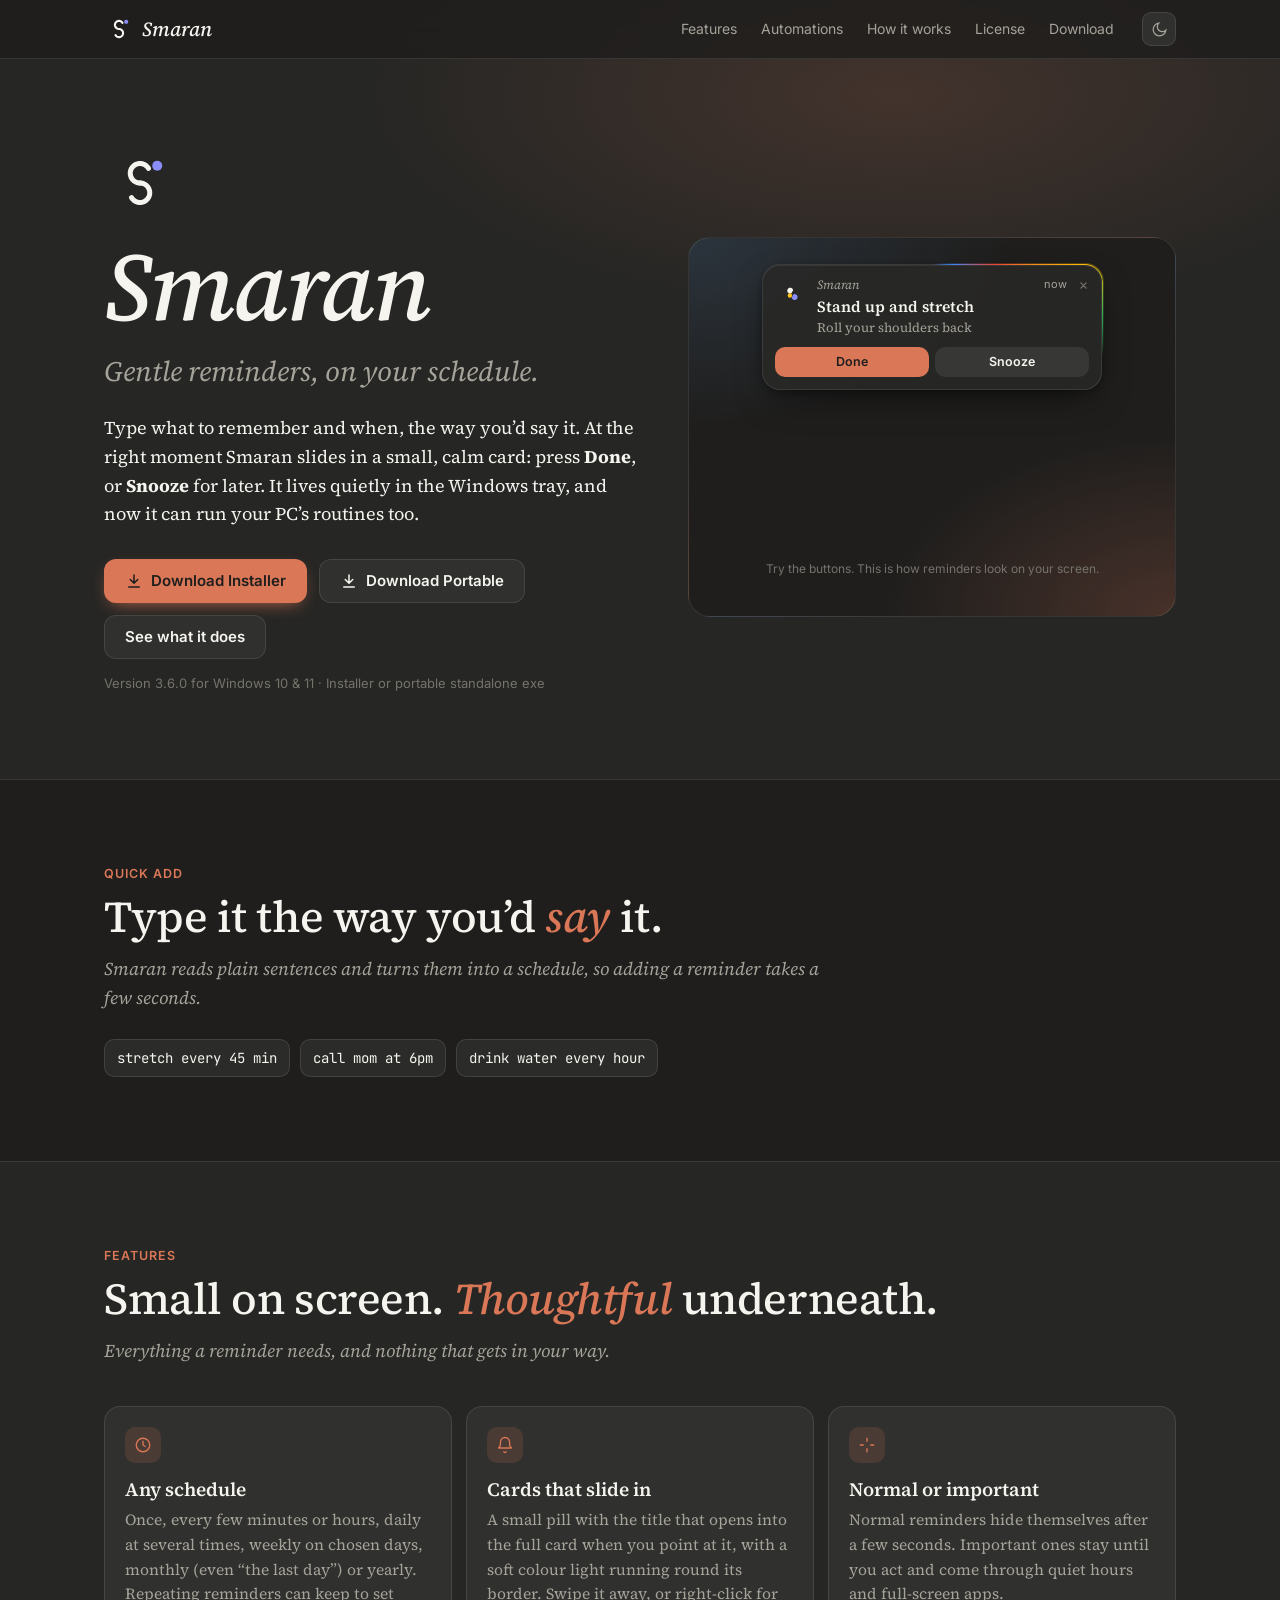
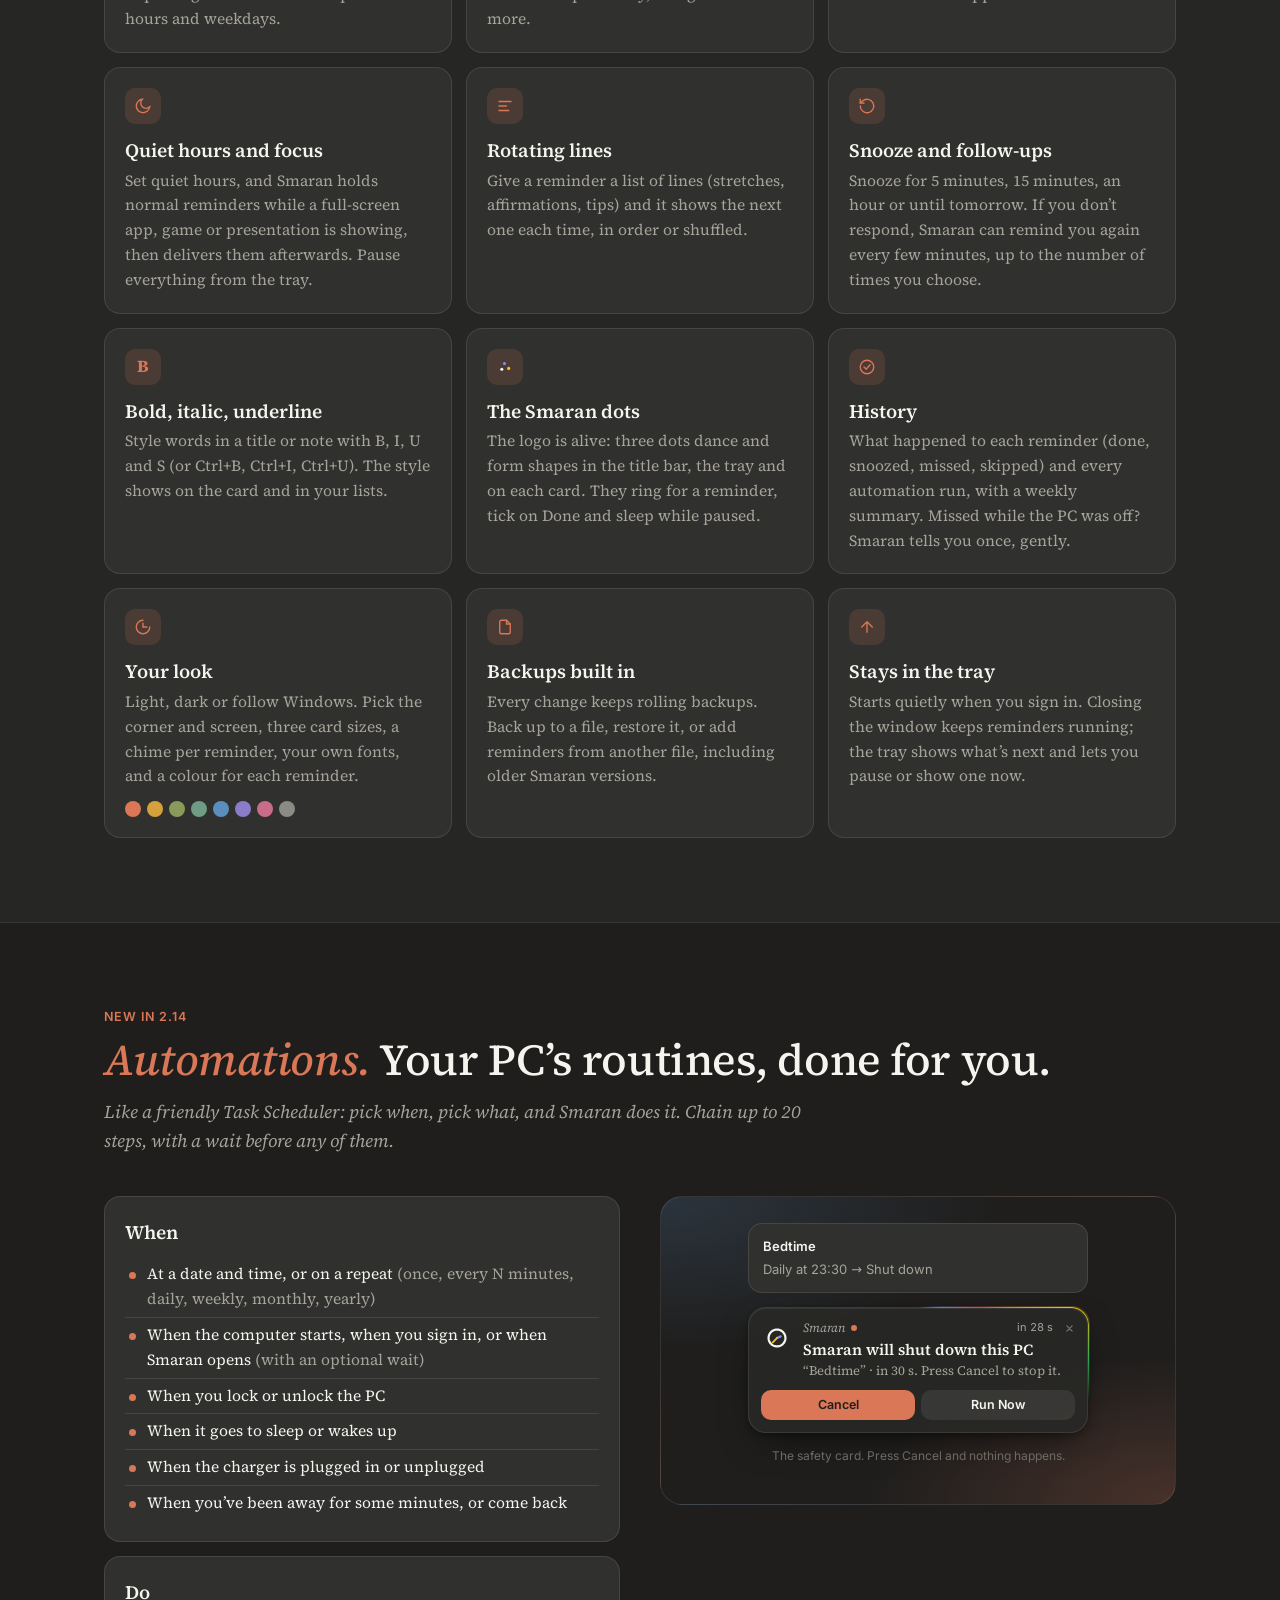
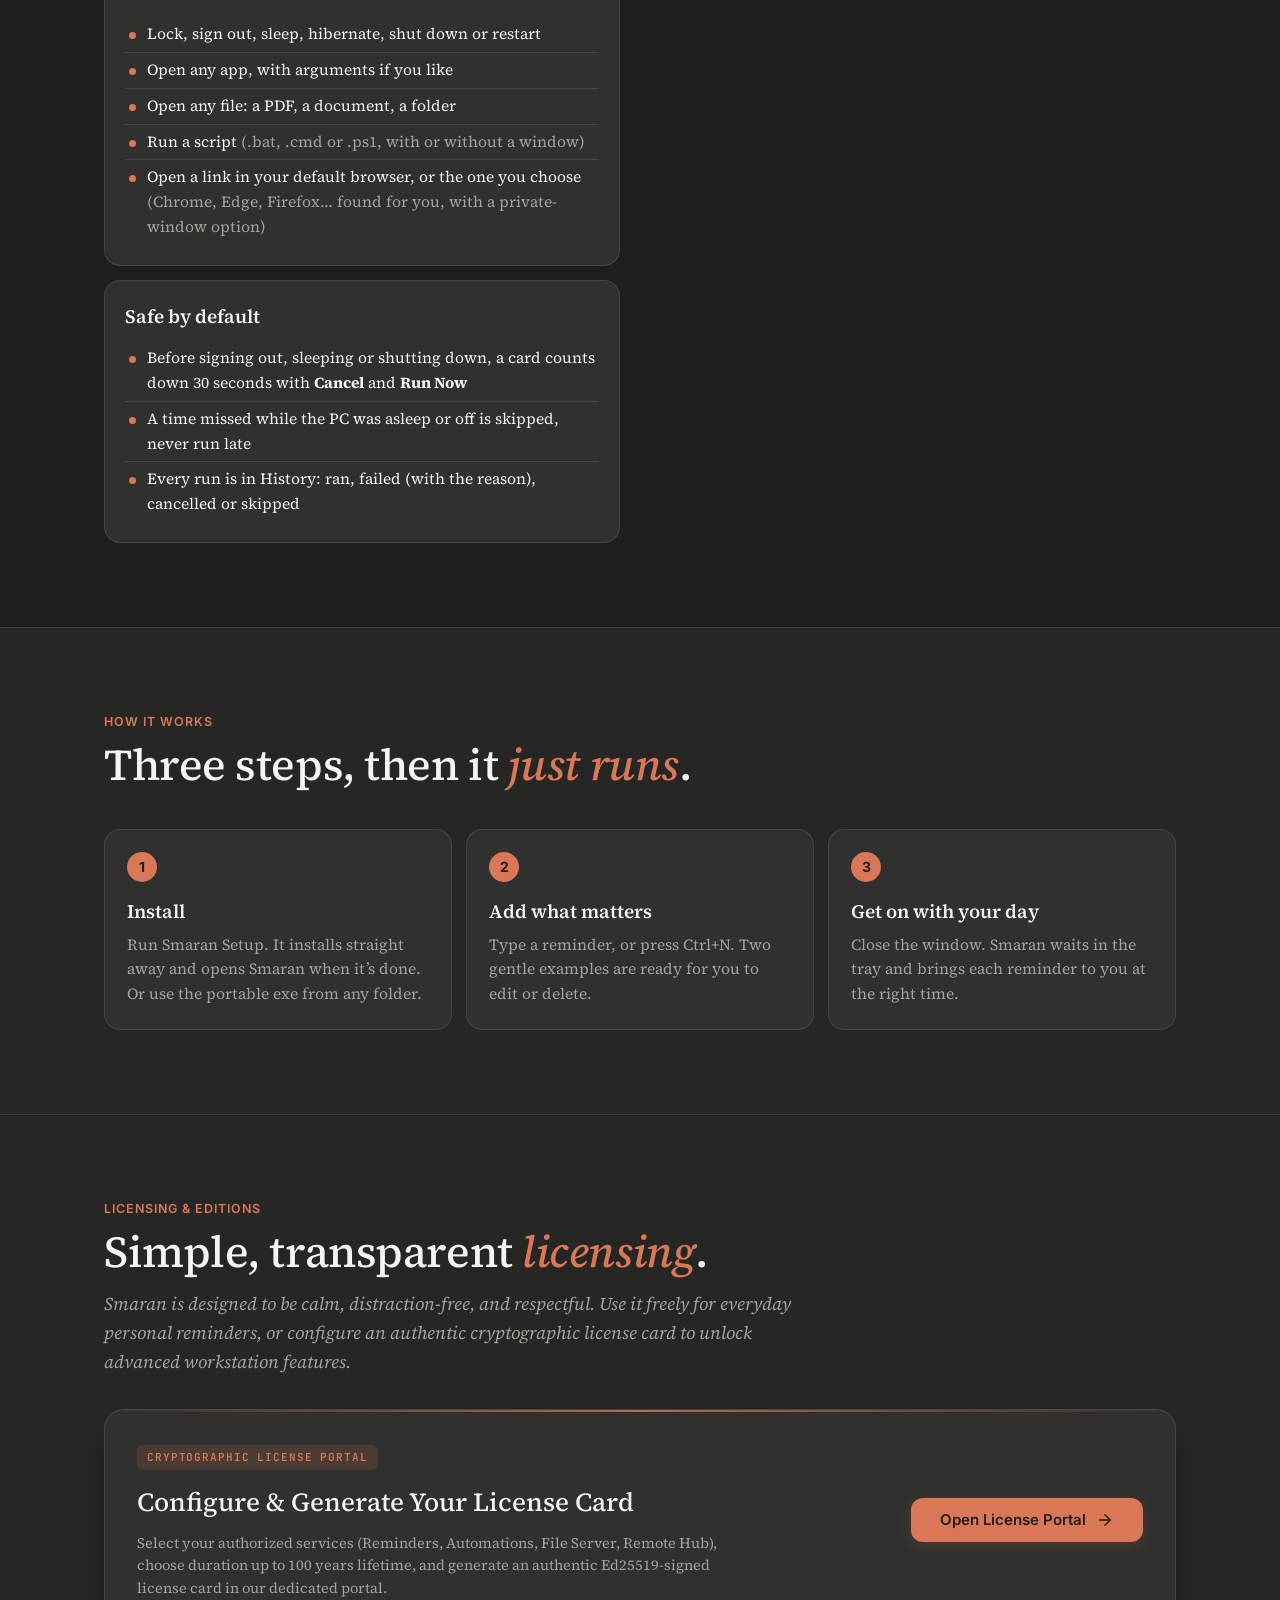
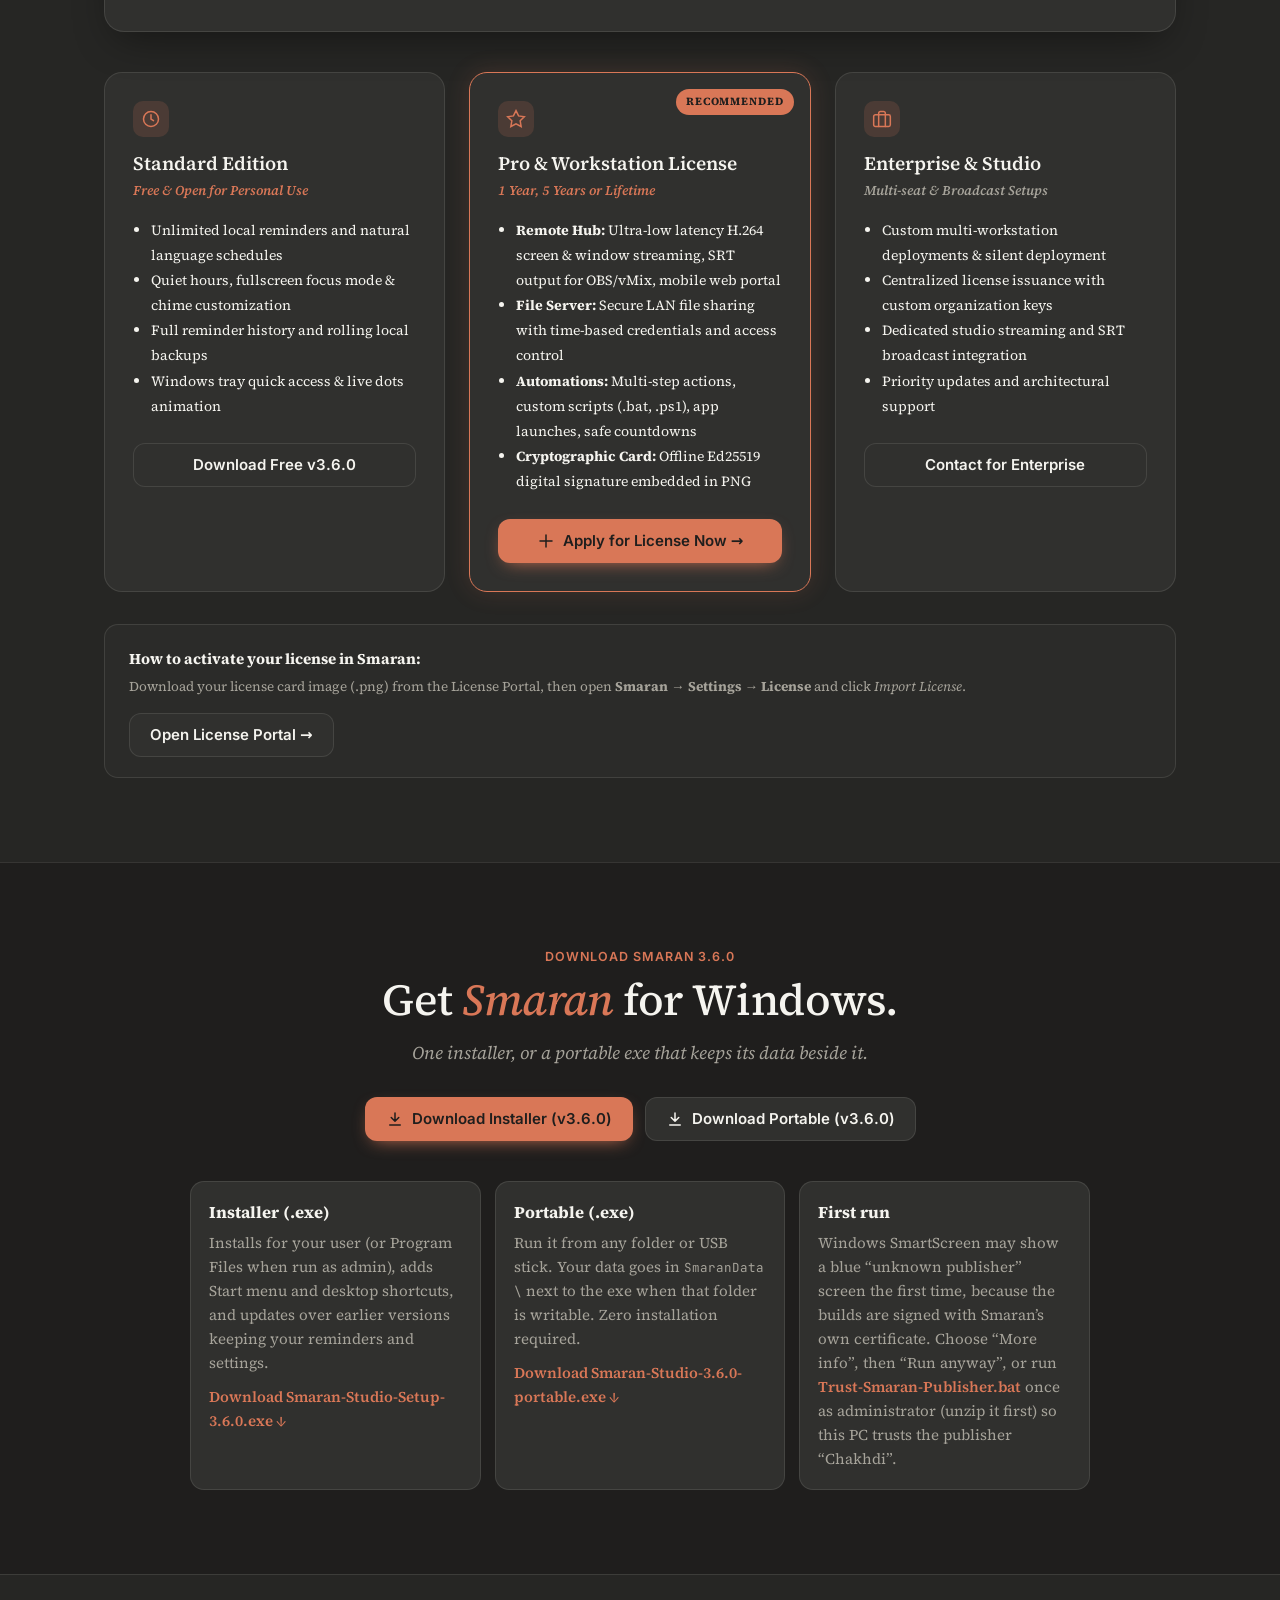
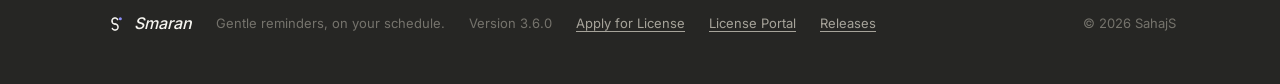
<file: index.html>
<!doctype html>
<html lang="en">
  <head>
    <meta charset="utf-8" />
    <meta name="viewport" content="width=device-width, initial-scale=1" />
    <title>Smaran: gentle reminders for Windows</title>
    <meta
      name="description"
      content="Smaran is a calm reminder app for Windows. Type what to remember and when; it slides in as a notification card at the right time. Automations lock, sleep or shut down your PC and open apps, files and links."
    />
    <meta name="theme-color" content="#262624" />
    <meta property="og:title" content="Smaran: gentle reminders, on your schedule" />
    <meta
      property="og:description"
      content="Calm reminder cards and automations for Windows. Lives in the tray."
    />
    <meta property="og:image" content="icon.png" />
    <link rel="icon" type="image/png" href="icon.png" />
    <link
      rel="preload"
      href="fonts/source-serif-4-latin-wght-normal.woff2"
      as="font"
      type="font/woff2"
      crossorigin
    />
    <link rel="stylesheet" href="style.css" />
    <script>
      // Dark is Smaran's default; a choice made here is remembered on this device.
      try {
        const saved = localStorage.getItem('smaran-theme');
        if (saved === 'light' || saved === 'dark') document.documentElement.dataset.theme = saved;
      } catch {}
    </script>
  </head>
  <body>
    <a class="skip" href="#main">Skip to content</a>

    <header class="top">
      <div class="wrap">
        <a class="brand" href="#top" aria-label="Smaran, back to top">
          <svg data-dots="smark,dance" data-hold="4" width="30" height="30"></svg>
          <em>Smaran</em>
        </a>
        <nav class="nav" aria-label="Sections">
          <a href="#features">Features</a>
          <a href="#automations">Automations</a>
          <a href="#how">How it works</a>
          <a href="#license">License</a>
          <a href="#download">Download</a>
        </nav>
        <button class="theme-toggle" type="button" aria-label="Switch between light and dark">
          <svg
            class="moon"
            width="17"
            height="17"
            viewBox="0 0 24 24"
            fill="none"
            stroke="currentColor"
            stroke-width="1.8"
            stroke-linecap="round"
            aria-hidden="true"
          >
            <path d="M21 13A9 9 0 1 1 11 3a7 7 0 0 0 10 10z" />
          </svg>
          <svg
            class="sun"
            width="17"
            height="17"
            viewBox="0 0 24 24"
            fill="none"
            stroke="currentColor"
            stroke-width="1.8"
            stroke-linecap="round"
            aria-hidden="true"
          >
            <circle cx="12" cy="12" r="4" />
            <path
              d="M12 2v2M12 20v2M4.9 4.9l1.4 1.4M17.7 17.7l1.4 1.4M2 12h2M20 12h2M4.9 19.1l1.4-1.4M17.7 6.3l1.4-1.4"
            />
          </svg>
        </button>
      </div>
    </header>

    <main id="main">
      <section class="hero" id="top">
        <div class="wrap">
          <div>
            <svg
              class="hero-logo"
              data-dots="smark,dance,bell,check,heart,clock"
              data-hold="2.4"
            ></svg>
            <h1>Smaran</h1>
            <p class="tagline">Gentle reminders, on your schedule.</p>
            <p class="lede">
              Type what to remember and when, the way you’d say it. At the right moment Smaran
              slides in a small, calm card: press <strong>Done</strong>, or
              <strong>Snooze</strong> for later. It lives quietly in the Windows tray, and now it
              can run your PC’s routines too.
            </p>
            <div class="cta">
              <a
                class="btn btn-primary"
                href="https://github.com/SahajIVVIX-1/Smaran-Studio/releases/download/v3.6.0/Smaran-Studio-Setup-3.6.0.exe"
              >
                <svg
                  width="18"
                  height="18"
                  viewBox="0 0 24 24"
                  fill="none"
                  stroke="currentColor"
                  stroke-width="2"
                  stroke-linecap="round"
                  stroke-linejoin="round"
                  aria-hidden="true"
                >
                  <path d="M12 4v11M7 10l5 5 5-5M5 20h14" />
                </svg>
                Download Installer
              </a>
              <a
                class="btn btn-secondary"
                href="https://github.com/SahajIVVIX-1/Smaran-Studio/releases/download/v3.6.0/Smaran-Studio-3.6.0-portable.exe"
              >
                <svg
                  width="18"
                  height="18"
                  viewBox="0 0 24 24"
                  fill="none"
                  stroke="currentColor"
                  stroke-width="2"
                  stroke-linecap="round"
                  stroke-linejoin="round"
                  aria-hidden="true"
                >
                  <path d="M12 4v11M7 10l5 5 5-5M5 20h14" />
                </svg>
                Download Portable
              </a>
              <a class="btn btn-secondary" href="#features">See what it does</a>
            </div>
            <p class="fine">Version 3.6.0 for Windows 10 & 11 · Installer or portable standalone exe</p>
          </div>

          <div class="stage" aria-label="A Smaran notification, live">
            <div id="demo-cards" style="display: contents"></div>
            <p class="stage-label">Try the buttons. This is how reminders look on your screen.</p>
          </div>
        </div>
      </section>

      <section class="block alt">
        <div class="wrap reveal">
          <p class="eyebrow">Quick add</p>
          <h2>Type it the way you’d <em>say</em> it.</h2>
          <p class="intro">
            Smaran reads plain sentences and turns them into a schedule, so adding a reminder takes
            a few seconds.
          </p>
          <div class="examples">
            <code>stretch every 45 min</code>
            <code>call mom at 6pm</code>
            <code>drink water every hour</code>
          </div>
        </div>
      </section>

      <section class="block" id="features">
        <div class="wrap">
          <div class="reveal">
            <p class="eyebrow">Features</p>
            <h2>Small on screen. <em>Thoughtful</em> underneath.</h2>
            <p class="intro">Everything a reminder needs, and nothing that gets in your way.</p>
          </div>
          <div class="grid">
            <article class="feature reveal">
              <span class="icon"
                ><svg
                  width="18"
                  height="18"
                  viewBox="0 0 24 24"
                  fill="none"
                  stroke="currentColor"
                  stroke-width="1.8"
                  stroke-linecap="round"
                  aria-hidden="true"
                >
                  <circle cx="12" cy="12" r="9" />
                  <path d="M12 7v5l3 2" /></svg
              ></span>
              <h3>Any schedule</h3>
              <p>
                Once, every few minutes or hours, daily at several times, weekly on chosen days,
                monthly (even “the last day”) or yearly. Repeating reminders can keep to set hours
                and weekdays.
              </p>
            </article>
            <article class="feature reveal">
              <span class="icon"
                ><svg
                  width="18"
                  height="18"
                  viewBox="0 0 24 24"
                  fill="none"
                  stroke="currentColor"
                  stroke-width="1.8"
                  stroke-linecap="round"
                  aria-hidden="true"
                >
                  <path d="M6 8a6 6 0 1 1 12 0c0 7 3 8 3 8H3s3-1 3-8" />
                  <path d="M10.3 21a1.9 1.9 0 0 0 3.4 0" /></svg
              ></span>
              <h3>Cards that slide in</h3>
              <p>
                A small pill with the title that opens into the full card when you point at it, with
                a soft colour light running round its border. Swipe it away, or right-click for
                more.
              </p>
            </article>
            <article class="feature reveal">
              <span class="icon"
                ><svg
                  width="18"
                  height="18"
                  viewBox="0 0 24 24"
                  fill="none"
                  stroke="currentColor"
                  stroke-width="1.8"
                  stroke-linecap="round"
                  aria-hidden="true"
                >
                  <path d="M12 3v4M12 17v4M3 12h4M17 12h4" /></svg
              ></span>
              <h3>Normal or important</h3>
              <p>
                Normal reminders hide themselves after a few seconds. Important ones stay until you
                act and come through quiet hours and full-screen apps.
              </p>
            </article>
            <article class="feature reveal">
              <span class="icon"
                ><svg
                  width="18"
                  height="18"
                  viewBox="0 0 24 24"
                  fill="none"
                  stroke="currentColor"
                  stroke-width="1.8"
                  stroke-linecap="round"
                  aria-hidden="true"
                >
                  <path d="M21 13A9 9 0 1 1 11 3a7 7 0 0 0 10 10z" /></svg
              ></span>
              <h3>Quiet hours and focus</h3>
              <p>
                Set quiet hours, and Smaran holds normal reminders while a full-screen app, game or
                presentation is showing, then delivers them afterwards. Pause everything from the
                tray.
              </p>
            </article>
            <article class="feature reveal">
              <span class="icon"
                ><svg
                  width="18"
                  height="18"
                  viewBox="0 0 24 24"
                  fill="none"
                  stroke="currentColor"
                  stroke-width="1.8"
                  stroke-linecap="round"
                  aria-hidden="true"
                >
                  <path d="M4 6h16M4 12h10M4 18h13" /></svg
              ></span>
              <h3>Rotating lines</h3>
              <p>
                Give a reminder a list of lines (stretches, affirmations, tips) and it shows the
                next one each time, in order or shuffled.
              </p>
            </article>
            <article class="feature reveal">
              <span class="icon"
                ><svg
                  width="18"
                  height="18"
                  viewBox="0 0 24 24"
                  fill="none"
                  stroke="currentColor"
                  stroke-width="1.8"
                  stroke-linecap="round"
                  aria-hidden="true"
                >
                  <path d="M3 12a9 9 0 1 0 3-6.7L3 8" />
                  <path d="M3 3v5h5" /></svg
              ></span>
              <h3>Snooze and follow-ups</h3>
              <p>
                Snooze for 5 minutes, 15 minutes, an hour or until tomorrow. If you don’t respond,
                Smaran can remind you again every few minutes, up to the number of times you choose.
              </p>
            </article>
            <article class="feature reveal">
              <span class="icon" style="font-family: var(--font-serif); font-weight: 700">B</span>
              <h3>Bold, italic, underline</h3>
              <p>
                Style words in a title or note with B, I, U and S (or Ctrl+B, Ctrl+I, Ctrl+U). The
                style shows on the card and in your lists.
              </p>
            </article>
            <article class="feature reveal">
              <span class="icon"
                ><svg width="22" height="22" data-dots="dance,check,bell" data-hold="2"></svg
              ></span>
              <h3>The Smaran dots</h3>
              <p>
                The logo is alive: three dots dance and form shapes in the title bar, the tray and
                on each card. They ring for a reminder, tick on Done and sleep while paused.
              </p>
            </article>
            <article class="feature reveal">
              <span class="icon"
                ><svg
                  width="18"
                  height="18"
                  viewBox="0 0 24 24"
                  fill="none"
                  stroke="currentColor"
                  stroke-width="1.8"
                  stroke-linecap="round"
                  aria-hidden="true"
                >
                  <circle cx="12" cy="12" r="9" />
                  <path d="M8 12l3 3 5-6" /></svg
              ></span>
              <h3>History</h3>
              <p>
                What happened to each reminder (done, snoozed, missed, skipped) and every automation
                run, with a weekly summary. Missed while the PC was off? Smaran tells you once,
                gently.
              </p>
            </article>
            <article class="feature reveal">
              <span class="icon"
                ><svg
                  width="18"
                  height="18"
                  viewBox="0 0 24 24"
                  fill="none"
                  stroke="currentColor"
                  stroke-width="1.8"
                  stroke-linecap="round"
                  aria-hidden="true"
                >
                  <path d="M12 3a9 9 0 1 0 9 9" />
                  <path d="M12 7v5h5" /></svg
              ></span>
              <h3>Your look</h3>
              <p>
                Light, dark or follow Windows. Pick the corner and screen, three card sizes, a chime
                per reminder, your own fonts, and a colour for each reminder.
              </p>
              <div class="swatches" aria-hidden="true">
                <span style="background: var(--c-clay)"></span
                ><span style="background: var(--c-amber)"></span
                ><span style="background: var(--c-olive)"></span
                ><span style="background: var(--c-sage)"></span
                ><span style="background: var(--c-sky)"></span
                ><span style="background: var(--c-iris)"></span
                ><span style="background: var(--c-rose)"></span
                ><span style="background: var(--c-slate)"></span>
              </div>
            </article>
            <article class="feature reveal">
              <span class="icon"
                ><svg
                  width="18"
                  height="18"
                  viewBox="0 0 24 24"
                  fill="none"
                  stroke="currentColor"
                  stroke-width="1.8"
                  stroke-linecap="round"
                  aria-hidden="true"
                >
                  <path d="M14 3H7a2 2 0 0 0-2 2v14a2 2 0 0 0 2 2h10a2 2 0 0 0 2-2V8z" />
                  <path d="M14 3v5h5" /></svg
              ></span>
              <h3>Backups built in</h3>
              <p>
                Every change keeps rolling backups. Back up to a file, restore it, or add reminders
                from another file, including older Smaran versions.
              </p>
            </article>
            <article class="feature reveal">
              <span class="icon"
                ><svg
                  width="18"
                  height="18"
                  viewBox="0 0 24 24"
                  fill="none"
                  stroke="currentColor"
                  stroke-width="1.8"
                  stroke-linecap="round"
                  aria-hidden="true"
                >
                  <path d="M12 19V5M5 12l7-7 7 7" /></svg
              ></span>
              <h3>Stays in the tray</h3>
              <p>
                Starts quietly when you sign in. Closing the window keeps reminders running; the
                tray shows what’s next and lets you pause or show one now.
              </p>
            </article>
          </div>
        </div>
      </section>

      <section class="block alt" id="automations">
        <div class="wrap">
          <div class="reveal">
            <p class="eyebrow">New in 2.14</p>
            <h2><em>Automations.</em> Your PC’s routines, done for you.</h2>
            <p class="intro">
              Like a friendly Task Scheduler: pick when, pick what, and Smaran does it. Chain up to
              20 steps, with a wait before any of them.
            </p>
          </div>
          <div class="auto">
            <div class="lists">
              <div class="list reveal">
                <h3>When</h3>
                <ul>
                  <li>
                    At a date and time, or on a repeat
                    <span class="muted"
                      >(once, every N minutes, daily, weekly, monthly, yearly)</span
                    >
                  </li>
                  <li>
                    When the computer starts, when you sign in, or when Smaran opens
                    <span class="muted">(with an optional wait)</span>
                  </li>
                  <li>When you lock or unlock the PC</li>
                  <li>When it goes to sleep or wakes up</li>
                  <li>When the charger is plugged in or unplugged</li>
                  <li>When you’ve been away for some minutes, or come back</li>
                </ul>
              </div>
              <div class="list reveal">
                <h3>Do</h3>
                <ul>
                  <li>Lock, sign out, sleep, hibernate, shut down or restart</li>
                  <li>Open any app, with arguments if you like</li>
                  <li>Open any file: a PDF, a document, a folder</li>
                  <li>
                    Run a script
                    <span class="muted">(.bat, .cmd or .ps1, with or without a window)</span>
                  </li>
                  <li>
                    Open a link in your default browser, or the one you choose
                    <span class="muted"
                      >(Chrome, Edge, Firefox… found for you, with a private-window option)</span
                    >
                  </li>
                </ul>
              </div>
              <div class="list reveal">
                <h3>Safe by default</h3>
                <ul>
                  <li>
                    Before signing out, sleeping or shutting down, a card counts down 30 seconds
                    with <strong>Cancel</strong> and <strong>Run Now</strong>
                  </li>
                  <li>A time missed while the PC was asleep or off is skipped, never run late</li>
                  <li>
                    Every run is in History: ran, failed (with the reason), cancelled or skipped
                  </li>
                </ul>
              </div>
            </div>
            <div class="auto-demo reveal">
              <div class="stage" aria-label="An automation counting down, live">
                <div class="recipe">
                  <div class="name">Bedtime</div>
                  <div class="sum">Daily at 23:30 → Shut down</div>
                </div>
                <div id="demo-countdown" style="display: contents"></div>
                <p class="stage-label">The safety card. Press Cancel and nothing happens.</p>
              </div>
            </div>
          </div>
        </div>
      </section>

      <section class="block" id="how">
        <div class="wrap">
          <div class="reveal">
            <p class="eyebrow">How it works</p>
            <h2>Three steps, then it <em>just runs</em>.</h2>
          </div>
          <div class="steps">
            <div class="step reveal">
              <h3>Install</h3>
              <p>
                Run Smaran Setup. It installs straight away and opens Smaran when it’s done. Or use
                the portable exe from any folder.
              </p>
            </div>
            <div class="step reveal">
              <h3>Add what matters</h3>
              <p>
                Type a reminder, or press Ctrl+N. Two gentle examples are ready for you to edit or
                delete.
              </p>
            </div>
            <div class="step reveal">
              <h3>Get on with your day</h3>
              <p>
                Close the window. Smaran waits in the tray and brings each reminder to you at the
                right time.
              </p>
            </div>
          </div>
        </div>
      </section>

      <section class="block" id="license">
        <div class="wrap">
          <div class="reveal">
            <p class="eyebrow">Licensing & Editions</p>
            <h2>Simple, transparent <em>licensing</em>.</h2>
            <p class="intro">
              Smaran is designed to be calm, distraction-free, and respectful. Use it freely for everyday personal reminders, or configure an authentic cryptographic license card to unlock advanced workstation features.
            </p>
          </div>

          <!-- License Portal Transfer Banner -->
          <div class="panel reveal" style="margin-top: 32px; padding: 32px; border-radius: 20px; background: var(--surface); border: 1px solid var(--line); display: flex; align-items: center; justify-content: space-between; flex-wrap: wrap; gap: 24px; position: relative; overflow: hidden; box-shadow: 0 16px 40px -12px rgba(0, 0, 0, 0.45);">
            <div style="position: absolute; top: 0; left: 0; right: 0; height: 2px; background: linear-gradient(90deg, transparent, var(--accent), transparent); opacity: 0.8;"></div>
            <div style="max-width: 620px;">
              <span style="display: inline-block; font-family: var(--font-mono); font-size: 11px; font-weight: 600; letter-spacing: 0.08em; text-transform: uppercase; color: var(--accent); background: var(--accent-soft); padding: 4px 10px; border-radius: 6px; margin-bottom: 12px;">Cryptographic License Portal</span>
              <h3 style="font-family: var(--font-serif); font-size: 26px; color: var(--ink); margin: 0 0 8px; font-weight: 500;">Configure & Generate Your License Card</h3>
              <p style="font-size: 14.5px; color: var(--muted); margin: 0; line-height: 1.55;">
                Select your authorized services (Reminders, Automations, File Server, Remote Hub), choose duration up to 100 years lifetime, and generate an authentic Ed25519-signed license card in our dedicated portal.
              </p>
            </div>
            <div>
              <a class="btn btn-primary" href="Register/" style="padding: 14px 28px; font-size: 15px; font-weight: 600; display: inline-flex; align-items: center; gap: 10px; box-shadow: 0 4px 16px var(--accent-soft); white-space: nowrap;">
                <span>Open License Portal</span>
                <svg width="18" height="18" viewBox="0 0 24 24" fill="none" stroke="currentColor" stroke-width="2" stroke-linecap="round" stroke-linejoin="round"><line x1="5" y1="12" x2="19" y2="12"/><polyline points="12 5 19 12 12 19"/></svg>
              </a>
            </div>
          </div>

          <div class="grid" style="grid-template-columns: repeat(auto-fit, minmax(290px, 1fr)); gap: 24px; margin-top: 40px;">
            <article class="feature reveal" style="border: 1px solid var(--line); border-radius: 18px; padding: 28px; background: var(--surface);">
              <span class="icon">
                <svg width="20" height="20" viewBox="0 0 24 24" fill="none" stroke="currentColor" stroke-width="1.8" stroke-linecap="round"><circle cx="12" cy="12" r="9"/><path d="M12 7v5l3 2"/></svg>
              </span>
              <h3>Standard Edition</h3>
              <p class="tagline" style="font-size: 13.5px; color: var(--accent); margin-top: 4px; font-weight: 600;">Free & Open for Personal Use</p>
              <ul style="margin: 16px 0 24px; padding-left: 18px; font-size: 14px; line-height: 1.8; color: var(--ink);">
                <li>Unlimited local reminders and natural language schedules</li>
                <li>Quiet hours, fullscreen focus mode & chime customization</li>
                <li>Full reminder history and rolling local backups</li>
                <li>Windows tray quick access & live dots animation</li>
              </ul>
              <a class="btn btn-secondary" href="#download" style="width: 100%; justify-content: center;">Download Free v3.6.0</a>
            </article>

            <article class="feature reveal" style="border: 1px solid var(--accent); border-radius: 18px; padding: 28px; background: var(--surface); box-shadow: 0 0 24px var(--accent-soft); position: relative;">
              <span style="position: absolute; top: 16px; right: 16px; font-size: 11px; font-weight: 700; text-transform: uppercase; letter-spacing: 0.08em; padding: 4px 10px; border-radius: 100px; background: var(--accent); color: var(--on-accent);">Recommended</span>
              <span class="icon">
                <svg width="20" height="20" viewBox="0 0 24 24" fill="none" stroke="currentColor" stroke-width="1.8" stroke-linecap="round"><path d="M12 2l3.09 6.26L22 9.27l-5 4.87 1.18 6.88L12 17.77l-6.18 3.25L7 14.14 2 9.27l6.91-1.01L12 2z"/></svg>
              </span>
              <h3>Pro & Workstation License</h3>
              <p class="tagline" style="font-size: 13.5px; color: var(--accent); margin-top: 4px; font-weight: 600;">1 Year, 5 Years or Lifetime</p>
              <ul style="margin: 16px 0 24px; padding-left: 18px; font-size: 14px; line-height: 1.8; color: var(--ink);">
                <li><strong>Remote Hub:</strong> Ultra-low latency H.264 screen & window streaming, SRT output for OBS/vMix, mobile web portal</li>
                <li><strong>File Server:</strong> Secure LAN file sharing with time-based credentials and access control</li>
                <li><strong>Automations:</strong> Multi-step actions, custom scripts (.bat, .ps1), app launches, safe countdowns</li>
                <li><strong>Cryptographic Card:</strong> Offline Ed25519 digital signature embedded in PNG</li>
              </ul>
              <a class="btn btn-primary" href="Register/" style="width: 100%; justify-content: center;">
                <svg width="18" height="18" viewBox="0 0 24 24" fill="none" stroke="currentColor" stroke-width="2" stroke-linecap="round" stroke-linejoin="round"><path d="M12 4v16m8-8H4"/></svg>
                Apply for License Now →
              </a>
            </article>

            <article class="feature reveal" style="border: 1px solid var(--line); border-radius: 18px; padding: 28px; background: var(--surface);">
              <span class="icon">
                <svg width="20" height="20" viewBox="0 0 24 24" fill="none" stroke="currentColor" stroke-width="1.8" stroke-linecap="round"><rect x="2" y="7" width="20" height="14" rx="2" ry="2"/><path d="M16 21V5a2 2 0 0 0-2-2h-4a2 2 0 0 0-2 2v16"/></svg>
              </span>
              <h3>Enterprise & Studio</h3>
              <p class="tagline" style="font-size: 13.5px; color: var(--muted); margin-top: 4px; font-weight: 600;">Multi-seat & Broadcast Setups</p>
              <ul style="margin: 16px 0 24px; padding-left: 18px; font-size: 14px; line-height: 1.8; color: var(--ink);">
                <li>Custom multi-workstation deployments & silent deployment</li>
                <li>Centralized license issuance with custom organization keys</li>
                <li>Dedicated studio streaming and SRT broadcast integration</li>
                <li>Priority updates and architectural support</li>
              </ul>
              <a class="btn btn-secondary" href="https://github.com/SahajIVVIX-1/Smaran-Studio/issues" target="_blank" rel="noopener" style="width: 100%; justify-content: center;">Contact for Enterprise</a>
            </article>
          </div>

          <div class="panel" style="margin-top: 32px; padding: 20px 24px; border-radius: 14px; background: var(--raised); border: 1px solid var(--line); display: flex; align-items: center; justify-content: space-between; flex-wrap: wrap; gap: 16px;">
            <div>
              <strong style="color: var(--ink); font-size: 15px;">How to activate your license in Smaran:</strong>
              <p style="margin: 4px 0 0; color: var(--muted); font-size: 13.5px;">Download your license card image (.png) from the License Portal, then open <strong>Smaran → Settings → License</strong> and click <em>Import License</em>.</p>
            </div>
            <a class="btn btn-secondary" href="Register/" style="white-space: nowrap;">Open License Portal →</a>
          </div>
        </div>
      </section>

      <section class="block alt download" id="download">
        <div class="wrap reveal">
          <p class="eyebrow">Download Smaran 3.6.0</p>
          <h2>Get <em>Smaran</em> for Windows.</h2>
          <p class="intro">One installer, or a portable exe that keeps its data beside it.</p>
          <div class="cta" style="display: flex; gap: 12px; flex-wrap: wrap; justify-content: center;">
            <a
              class="btn btn-primary"
              href="https://github.com/SahajIVVIX-1/Smaran-Studio/releases/download/v3.6.0/Smaran-Studio-Setup-3.6.0.exe"
            >
              <svg width="18" height="18" viewBox="0 0 24 24" fill="none" stroke="currentColor" stroke-width="2" stroke-linecap="round" stroke-linejoin="round" aria-hidden="true"><path d="M12 4v11M7 10l5 5 5-5M5 20h14" /></svg>
              Download Installer (v3.6.0)
            </a>
            <a
              class="btn btn-secondary"
              href="https://github.com/SahajIVVIX-1/Smaran-Studio/releases/download/v3.6.0/Smaran-Studio-3.6.0-portable.exe"
            >
              <svg width="18" height="18" viewBox="0 0 24 24" fill="none" stroke="currentColor" stroke-width="2" stroke-linecap="round" stroke-linejoin="round" aria-hidden="true"><path d="M12 4v11M7 10l5 5 5-5M5 20h14" /></svg>
              Download Portable (v3.6.0)
            </a>
          </div>
          <div class="dl-notes">
            <div>
              <strong>Installer (.exe)</strong>
              Installs for your user (or Program Files when run as admin), adds Start menu and desktop shortcuts, and updates over earlier versions keeping your reminders and settings.
              <p style="margin-top: 10px"><a style="color: var(--accent); font-weight: 600; text-decoration: none;" href="https://github.com/SahajIVVIX-1/Smaran-Studio/releases/download/v3.6.0/Smaran-Studio-Setup-3.6.0.exe">Download Smaran-Studio-Setup-3.6.0.exe ↓</a></p>
            </div>
            <div>
              <strong>Portable (.exe)</strong>
              Run it from any folder or USB stick. Your data goes in <code>SmaranData\</code> next to the exe when that folder is writable. Zero installation required.
              <p style="margin-top: 10px"><a style="color: var(--accent); font-weight: 600; text-decoration: none;" href="https://github.com/SahajIVVIX-1/Smaran-Studio/releases/download/v3.6.0/Smaran-Studio-3.6.0-portable.exe">Download Smaran-Studio-3.6.0-portable.exe ↓</a></p>
            </div>
            <div>
              <strong>First run</strong>
              Windows SmartScreen may show a blue “unknown publisher” screen the first time, because the builds are signed with Smaran’s own certificate. Choose “More info”, then “Run anyway”, or run <a style="color: var(--accent); font-weight: 600; text-decoration: none;" href="https://github.com/SahajIVVIX-1/Smaran-Studio/releases/download/v3.6.0/Smaran-Trust-Publisher.zip">Trust-Smaran-Publisher.bat</a> once as administrator (unzip it first) so this PC trusts the publisher “Chakhdi”.
            </div>
          </div>
        </div>
      </section>
    </main>

    <footer>
      <div class="wrap">
        <a class="brand" href="#top"
          ><svg data-dots="smark" width="22" height="22"></svg><em>Smaran</em></a
        >
        <span>Gentle reminders, on your schedule.</span>
        <span>Version 3.6.0</span>
        <a href="#license">Apply for License</a>
        <a href="Register/">License Portal</a>
        <a href="https://github.com/SahajIVVIX-1/Smaran-Studio/releases">Releases</a>
        <span style="margin-left: auto">© 2026 SahajS</span>
      </div>
    </footer>

    <script src="dots.js"></script>
    <script src="site.js"></script>
  </body>
</html>
</file>
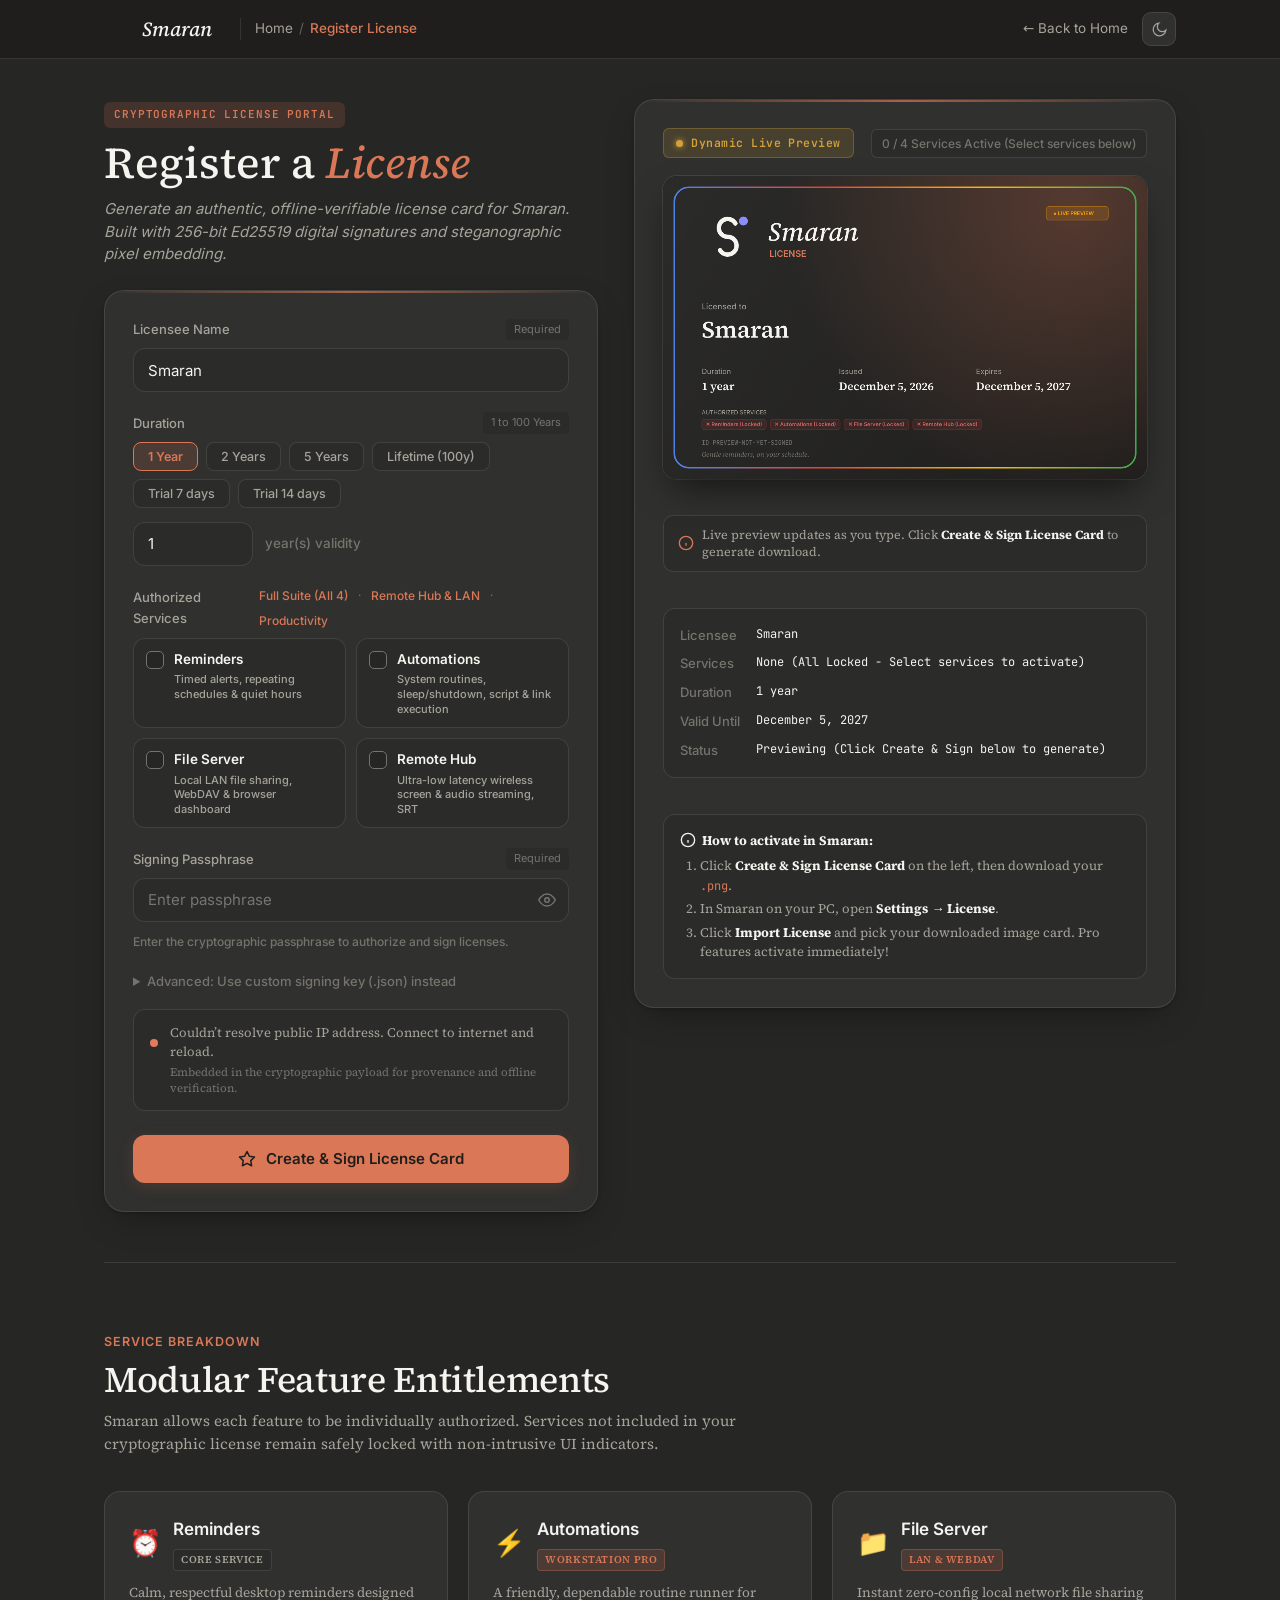
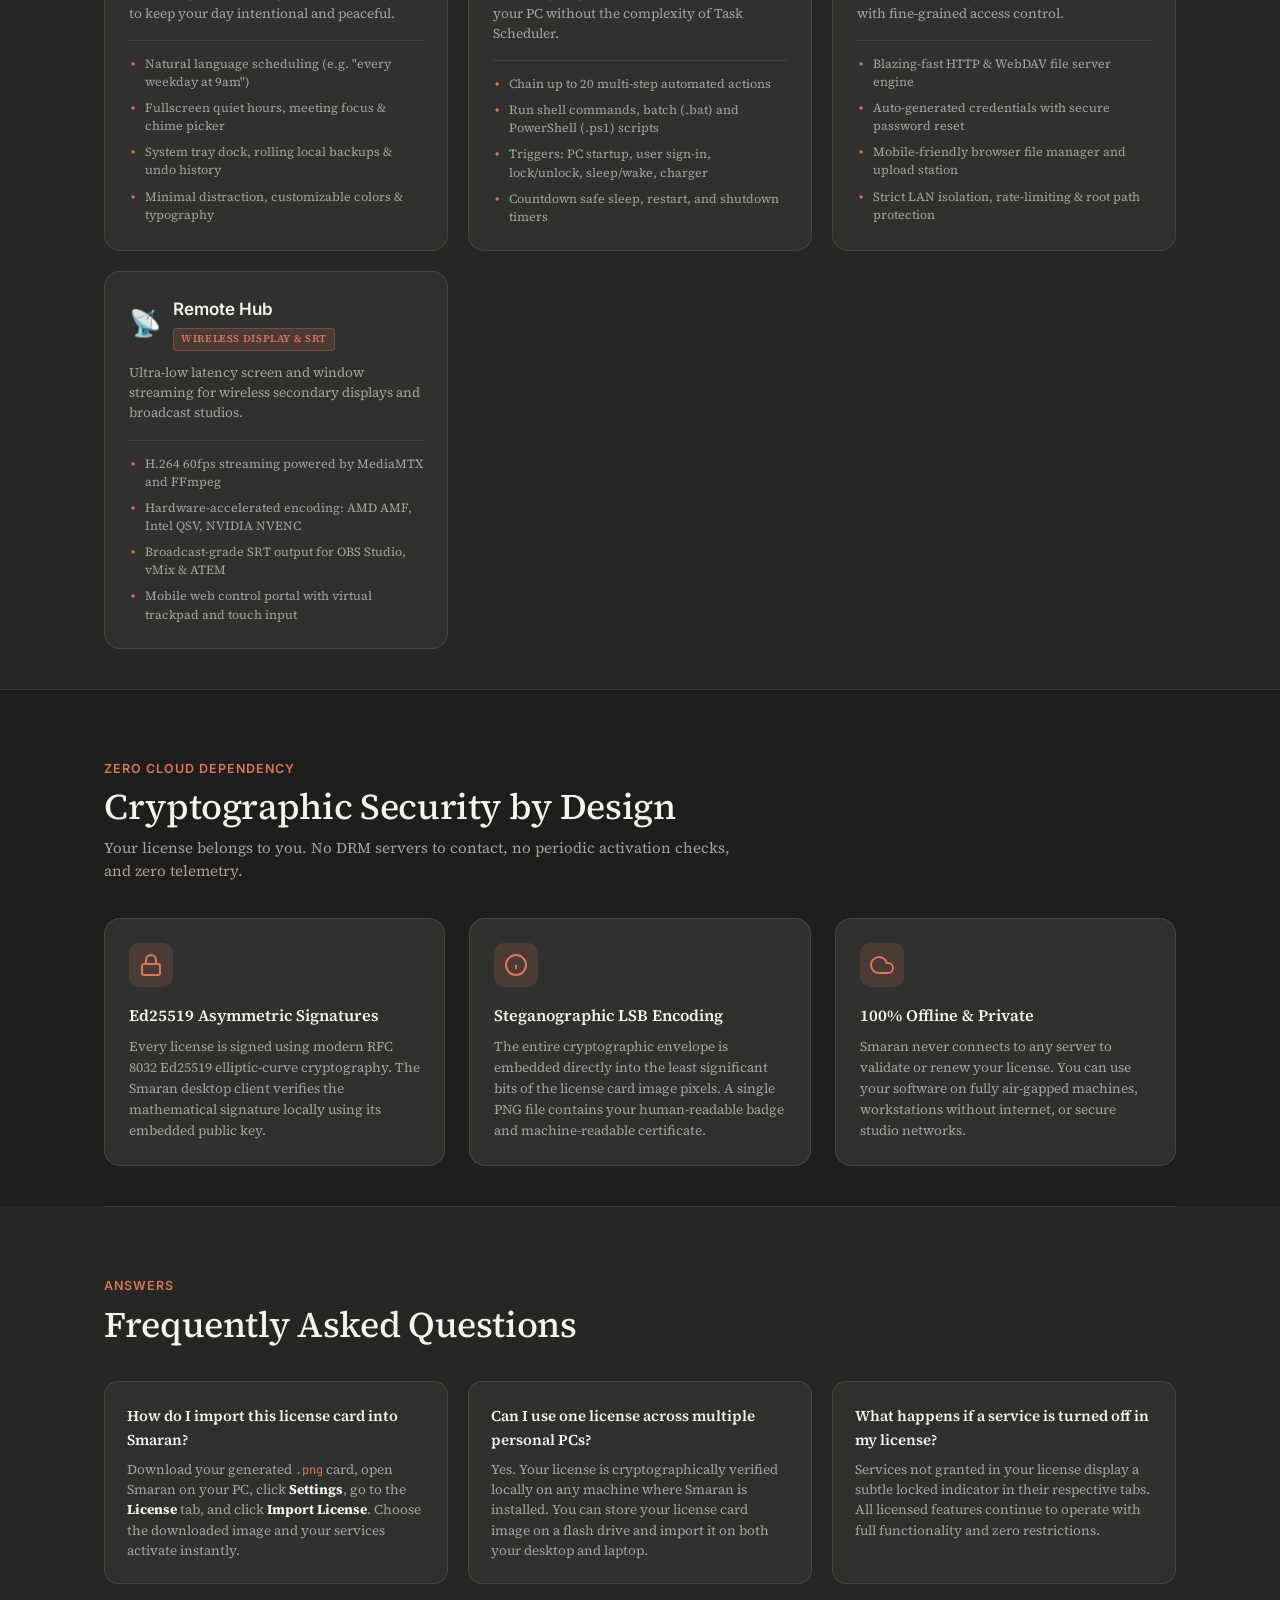
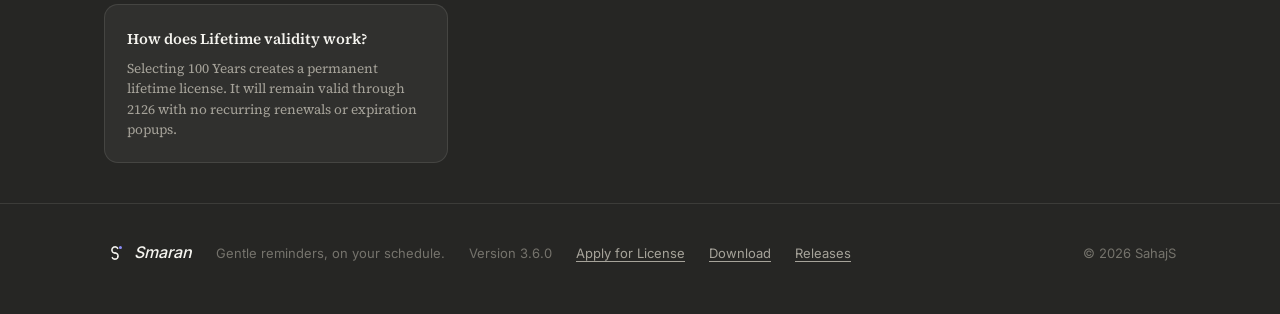
<file: Register/index.html>
<!doctype html>
<html lang="en">
  <head>
    <meta charset="utf-8" />
    <meta name="viewport" content="width=device-width, initial-scale=1" />
    <meta name="robots" content="noindex, nofollow" />
    <title>Smaran: Register a License</title>
    <link rel="icon" type="image/png" href="../icon.png" />
    <link
      rel="preload"
      href="../fonts/source-serif-4-latin-wght-normal.woff2"
      as="font"
      type="font/woff2"
      crossorigin
    />
    <link rel="stylesheet" href="../style.css" />
    <link rel="stylesheet" href="register.css" />
    <script>
      try {
        const saved = localStorage.getItem('smaran-theme');
        if (saved === 'light' || saved === 'dark') document.documentElement.dataset.theme = saved;
      } catch {}
    </script>
  </head>
  <body>
    <header class="top">
      <div class="wrap">
        <a class="brand" href="../" aria-label="Smaran home">
          <svg data-dots="smark,dance" data-hold="4" width="30" height="30"></svg>
          <em>Smaran</em>
        </a>
        <div class="crumb">
          <a href="../">Home</a>
          <span class="sep">/</span>
          <span class="active">Register License</span>
        </div>
        <div style="margin-left: auto; display: flex; align-items: center; gap: 14px;">
          <a href="../" style="font-family: var(--font-sans); font-size: 13.5px; color: var(--muted); text-decoration: none;">← Back to Home</a>
          <button class="theme-toggle" type="button" aria-label="Switch between light and dark">
            <svg
              class="moon"
              width="17"
              height="17"
              viewBox="0 0 24 24"
              fill="none"
              stroke="currentColor"
              stroke-width="1.8"
              stroke-linecap="round"
              aria-hidden="true"
            >
              <path d="M21 13A9 9 0 1 1 11 3a7 7 0 0 0 10 10z" />
            </svg>
            <svg
              class="sun"
              width="17"
              height="17"
              viewBox="0 0 24 24"
              fill="none"
              stroke="currentColor"
              stroke-width="1.8"
              stroke-linecap="round"
              aria-hidden="true"
            >
              <circle cx="12" cy="12" r="4" />
              <path
                d="M12 2v2M12 20v2M4.9 4.9l1.4 1.4M17.7 17.7l1.4 1.4M2 12h2M20 12h2M4.9 19.1l1.4-1.4M17.7 6.3l1.4-1.4"
              />
            </svg>
          </button>
        </div>
      </div>
    </header>

    <main class="wrap">
      <!-- Two-Column Interactive Portal -->
      <div class="reg-container">
        <!-- Left Column: Form -->
        <section class="portal-form-col">
          <div class="portal-head">
            <span class="eyebrow">Cryptographic License Portal</span>
            <h1>Register a <em>License</em></h1>
            <p class="intro">
              Generate an authentic, offline-verifiable license card for Smaran. Built with 256-bit Ed25519 digital signatures and steganographic pixel embedding.
            </p>
          </div>

          <form id="form" class="panel form-panel" novalidate>
            <label class="field">
              <span class="field-label">
                <span>Licensee Name</span>
                <span class="field-badge">Required</span>
              </span>
              <input
                id="name"
                name="name"
                type="text"
                maxlength="120"
                autocomplete="off"
                required
                placeholder="Smaran"
                value="Smaran"
              />
            </label>

            <div class="field">
              <span class="field-label">
                <span>Duration</span>
                <span class="field-badge">1 to 100 Years</span>
              </span>
              <div class="preset-chips">
                <button type="button" class="preset-btn active" data-years="1">1 Year</button>
                <button type="button" class="preset-btn" data-years="2">2 Years</button>
                <button type="button" class="preset-btn" data-years="5">5 Years</button>
                <button type="button" class="preset-btn" data-years="100">Lifetime (100y)</button>
                <button type="button" class="preset-btn" data-trial="7">Trial 7 days</button>
                <button type="button" class="preset-btn" data-trial="14">Trial 14 days</button>
              </div>
              <div class="years-input-wrap">
                <input id="years" name="years" type="number" min="1" max="100" value="1" required />
                <input id="trial-days" name="trial-days" type="hidden" value="0" />
                <span class="unit">year(s) validity</span>
              </div>
            </div>

            <div class="field">
              <div class="field-label">
                <span>Authorized Services</span>
                <div class="preset-links-row">
                  <button type="button" class="field-link-btn" data-preset="all">Full Suite (All 4)</button>
                  <span class="sep-dot">·</span>
                  <button type="button" class="field-link-btn" data-preset="remote">Remote Hub & LAN</button>
                  <span class="sep-dot">·</span>
                  <button type="button" class="field-link-btn" data-preset="productivity">Productivity</button>
                </div>
              </div>
              <div class="services-selector">
                <label class="svc-option">
                  <input type="checkbox" id="svc-reminder" value="reminder" />
                  <span class="svc-custom-box"></span>
                  <span class="svc-label">
                    <strong>Reminders</strong>
                    <small>Timed alerts, repeating schedules & quiet hours</small>
                  </span>
                </label>
                <label class="svc-option">
                  <input type="checkbox" id="svc-automation" value="automation" />
                  <span class="svc-custom-box"></span>
                  <span class="svc-label">
                    <strong>Automations</strong>
                    <small>System routines, sleep/shutdown, script & link execution</small>
                  </span>
                </label>
                <label class="svc-option">
                  <input type="checkbox" id="svc-fileserver" value="fileserver" />
                  <span class="svc-custom-box"></span>
                  <span class="svc-label">
                    <strong>File Server</strong>
                    <small>Local LAN file sharing, WebDAV & browser dashboard</small>
                  </span>
                </label>
                <label class="svc-option">
                  <input type="checkbox" id="svc-remotehub" value="remotehub" />
                  <span class="svc-custom-box"></span>
                  <span class="svc-label">
                    <strong>Remote Hub</strong>
                    <small>Ultra-low latency wireless screen & audio streaming, SRT</small>
                  </span>
                </label>
              </div>
            </div>

            <label class="field">
              <span class="field-label">
                <span>Signing Passphrase</span>
                <span class="field-badge">Required</span>
              </span>
              <div class="pass-input-wrap">
                <input
                  id="pass"
                  type="password"
                  placeholder="Enter passphrase"
                  autocomplete="current-password"
                  spellcheck="false"
                  required
                />
                <button
                  type="button"
                  id="toggle-pass"
                  class="toggle-pass-btn"
                  title="Toggle passphrase visibility"
                  aria-label="Show passphrase"
                >
                  <svg class="eye-open" width="18" height="18" viewBox="0 0 24 24" fill="none" stroke="currentColor" stroke-width="2" stroke-linecap="round" stroke-linejoin="round">
                    <path d="M1 12s4-8 11-8 11 8 11 8-4 8-11 8-11-8-11-8z" />
                    <circle cx="12" cy="12" r="3" />
                  </svg>
                  <svg class="eye-closed" width="18" height="18" viewBox="0 0 24 24" fill="none" stroke="currentColor" stroke-width="2" stroke-linecap="round" stroke-linejoin="round">
                    <path d="M17.94 17.94A10.07 10.07 0 0 1 12 20c-7 0-11-8-11-8a18.45 18.45 0 0 1 5.06-5.94M9.9 4.24A9.12 9.12 0 0 1 12 4c7 0 11 8 11 8a18.5 18.5 0 0 1-2.16 3.19m-6.72-1.07a3 3 0 1 1-4.24-4.24" />
                    <line x1="1" y1="1" x2="23" y2="23" />
                  </svg>
                </button>
              </div>
              <p class="field-hint">
                Enter the cryptographic passphrase to authorize and sign licenses.
              </p>
            </label>

            <details class="field alt-key">
              <summary>Advanced: Use custom signing key (.json) instead</summary>
              <input id="key" type="file" accept=".json,application/json" style="margin-top: 6px;" />
            </details>

            <div class="ip-status-card" id="ipcard">
              <div class="ip-indicator">
                <span class="pulse-dot" id="ipdot"></span>
              </div>
              <div class="ip-text">
                <span id="ipnote">Looking up your public IP address…</span>
                <small>Embedded in the cryptographic payload for provenance and offline verification.</small>
              </div>
            </div>

            <div class="actions">
              <button class="btn btn-primary make-btn" type="submit" id="make">
                <svg width="18" height="18" viewBox="0 0 24 24" fill="none" stroke="currentColor" stroke-width="2" stroke-linecap="round" stroke-linejoin="round">
                  <path d="M12 2l3.09 6.26L22 9.27l-5 4.87 1.18 6.88L12 17.77l-6.18 3.25L7 14.14 2 9.27l6.91-1.01L12 2z" />
                </svg>
                Create & Sign License Card
              </button>
            </div>
            <p id="message" class="message" role="status" aria-live="polite"></p>
          </form>
        </section>

        <!-- Right Column: Live Interactive Card Station -->
        <section class="portal-preview-col">
          <div class="panel live-preview-panel">
            <div class="preview-header">
              <span id="status-tag" class="result-tag preview-mode">
                <span class="status-indicator-dot"></span>
                <span id="status-tag-text">Dynamic Live Preview</span>
              </span>
              <span id="service-count-tag" class="service-count-tag">
                4 / 4 Services Active
              </span>
            </div>

            <div class="preview-container">
              <canvas id="canvas" width="1200" height="750" class="live-card-canvas"></canvas>
              <img id="preview" alt="Generated Smaran License" style="display: none;" />
            </div>

            <div class="result-actions" style="margin-top: 18px;">
              <a class="btn btn-primary" id="png" download style="display: none;">
                <svg width="18" height="18" viewBox="0 0 24 24" fill="none" stroke="currentColor" stroke-width="2" stroke-linecap="round" stroke-linejoin="round">
                  <path d="M12 4v11M7 10l5 5 5-5M5 20h14" />
                </svg>
                Download License (.png)
              </a>
              <button type="button" class="btn btn-secondary" id="copy-id" style="display: none;">
                <svg width="16" height="16" viewBox="0 0 24 24" fill="none" stroke="currentColor" stroke-width="2">
                  <rect x="9" y="9" width="13" height="13" rx="2" ry="2" />
                  <path d="M5 15H4a2 2 0 0 1-2-2V4a2 2 0 0 1 2-2h9a2 2 0 0 1 2 2v1" />
                </svg>
                Copy License ID
              </button>
              <div id="pre-sign-prompt" class="pre-sign-prompt">
                <svg width="16" height="16" viewBox="0 0 24 24" fill="none" stroke="currentColor" stroke-width="2"><circle cx="12" cy="12" r="10"/><line x1="12" y1="16" x2="12" y2="12"/><line x1="12" y1="8" x2="12.01" y2="8"/></svg>
                <span>Live preview updates as you type. Click <strong>Create & Sign License Card</strong> to generate download.</span>
              </div>
            </div>

            <dl id="details" class="details-grid" style="margin-top: 18px;"></dl>

            <div class="activation-guide" style="margin-top: 18px;">
              <h4>
                <svg width="16" height="16" viewBox="0 0 24 24" fill="none" stroke="currentColor" stroke-width="2"><circle cx="12" cy="12" r="10"/><line x1="12" y1="16" x2="12" y2="12"/><line x1="12" y1="8" x2="12.01" y2="8"/></svg>
                How to activate in Smaran:
              </h4>
              <ol>
                <li>Click <strong>Create & Sign License Card</strong> on the left, then download your <code>.png</code>.</li>
                <li>In Smaran on your PC, open <strong>Settings → License</strong>.</li>
                <li>Click <strong>Import License</strong> and pick your downloaded image card. Pro features activate immediately!</li>
              </ol>
            </div>
          </div>
        </section>
      </div>

      <!-- Feature Matrix Section (Zero Empty Space) -->
      <section class="portal-extra-section">
        <div class="section-heading">
          <span class="eyebrow">Service Breakdown</span>
          <h2>Modular Feature Entitlements</h2>
          <p class="section-intro">
            Smaran allows each feature to be individually authorized. Services not included in your cryptographic license remain safely locked with non-intrusive UI indicators.
          </p>
        </div>

        <div class="matrix-grid">
          <article class="matrix-card">
            <div class="matrix-header">
              <span class="matrix-icon">⏰</span>
              <div>
                <h3>Reminders</h3>
                <span class="matrix-tag tag-standard">Core Service</span>
              </div>
            </div>
            <p class="matrix-desc">Calm, respectful desktop reminders designed to keep your day intentional and peaceful.</p>
            <ul class="matrix-features">
              <li>Natural language scheduling (e.g. "every weekday at 9am")</li>
              <li>Fullscreen quiet hours, meeting focus & chime picker</li>
              <li>System tray dock, rolling local backups & undo history</li>
              <li>Minimal distraction, customizable colors & typography</li>
            </ul>
          </article>

          <article class="matrix-card">
            <div class="matrix-header">
              <span class="matrix-icon">⚡</span>
              <div>
                <h3>Automations</h3>
                <span class="matrix-tag tag-pro">Workstation Pro</span>
              </div>
            </div>
            <p class="matrix-desc">A friendly, dependable routine runner for your PC without the complexity of Task Scheduler.</p>
            <ul class="matrix-features">
              <li>Chain up to 20 multi-step automated actions</li>
              <li>Run shell commands, batch (.bat) and PowerShell (.ps1) scripts</li>
              <li>Triggers: PC startup, user sign-in, lock/unlock, sleep/wake, charger</li>
              <li>Countdown safe sleep, restart, and shutdown timers</li>
            </ul>
          </article>

          <article class="matrix-card">
            <div class="matrix-header">
              <span class="matrix-icon">📁</span>
              <div>
                <h3>File Server</h3>
                <span class="matrix-tag tag-pro">LAN & WebDAV</span>
              </div>
            </div>
            <p class="matrix-desc">Instant zero-config local network file sharing with fine-grained access control.</p>
            <ul class="matrix-features">
              <li>Blazing-fast HTTP & WebDAV file server engine</li>
              <li>Auto-generated credentials with secure password reset</li>
              <li>Mobile-friendly browser file manager and upload station</li>
              <li>Strict LAN isolation, rate-limiting & root path protection</li>
            </ul>
          </article>

          <article class="matrix-card">
            <div class="matrix-header">
              <span class="matrix-icon">📡</span>
              <div>
                <h3>Remote Hub</h3>
                <span class="matrix-tag tag-pro">Wireless Display & SRT</span>
              </div>
            </div>
            <p class="matrix-desc">Ultra-low latency screen and window streaming for wireless secondary displays and broadcast studios.</p>
            <ul class="matrix-features">
              <li>H.264 60fps streaming powered by MediaMTX and FFmpeg</li>
              <li>Hardware-accelerated encoding: AMD AMF, Intel QSV, NVIDIA NVENC</li>
              <li>Broadcast-grade SRT output for OBS Studio, vMix & ATEM</li>
              <li>Mobile web control portal with virtual trackpad and touch input</li>
            </ul>
          </article>
        </div>
      </section>

      <!-- Cryptography Architecture Section -->
      <section class="portal-extra-section alt-bg">
        <div class="section-heading">
          <span class="eyebrow">Zero Cloud Dependency</span>
          <h2>Cryptographic Security by Design</h2>
          <p class="section-intro">
            Your license belongs to you. No DRM servers to contact, no periodic activation checks, and zero telemetry.
          </p>
        </div>

        <div class="crypto-grid">
          <div class="crypto-box">
            <div class="crypto-icon">
              <svg width="24" height="24" viewBox="0 0 24 24" fill="none" stroke="currentColor" stroke-width="2"><rect x="3" y="11" width="18" height="11" rx="2" ry="2"/><path d="M7 11V7a5 5 0 0 1 10 0v4"/></svg>
            </div>
            <h4>Ed25519 Asymmetric Signatures</h4>
            <p>Every license is signed using modern RFC 8032 Ed25519 elliptic-curve cryptography. The Smaran desktop client verifies the mathematical signature locally using its embedded public key.</p>
          </div>

          <div class="crypto-box">
            <div class="crypto-icon">
              <svg width="24" height="24" viewBox="0 0 24 24" fill="none" stroke="currentColor" stroke-width="2"><circle cx="12" cy="12" r="10"/><path d="M12 16v-4"/><path d="M12 8h.01"/></svg>
            </div>
            <h4>Steganographic LSB Encoding</h4>
            <p>The entire cryptographic envelope is embedded directly into the least significant bits of the license card image pixels. A single PNG file contains your human-readable badge and machine-readable certificate.</p>
          </div>

          <div class="crypto-box">
            <div class="crypto-icon">
              <svg width="24" height="24" viewBox="0 0 24 24" fill="none" stroke="currentColor" stroke-width="2"><path d="M18 10h-1.26A8 8 0 1 0 9 20h9a5 5 0 0 0 0-10z"/></svg>
            </div>
            <h4>100% Offline & Private</h4>
            <p>Smaran never connects to any server to validate or renew your license. You can use your software on fully air-gapped machines, workstations without internet, or secure studio networks.</p>
          </div>
        </div>
      </section>

      <!-- FAQ Section -->
      <section class="portal-extra-section">
        <div class="section-heading">
          <span class="eyebrow">Answers</span>
          <h2>Frequently Asked Questions</h2>
        </div>

        <div class="faq-grid">
          <div class="faq-item">
            <h4>How do I import this license card into Smaran?</h4>
            <p>Download your generated <code>.png</code> card, open Smaran on your PC, click <strong>Settings</strong>, go to the <strong>License</strong> tab, and click <strong>Import License</strong>. Choose the downloaded image and your services activate instantly.</p>
          </div>

          <div class="faq-item">
            <h4>Can I use one license across multiple personal PCs?</h4>
            <p>Yes. Your license is cryptographically verified locally on any machine where Smaran is installed. You can store your license card image on a flash drive and import it on both your desktop and laptop.</p>
          </div>

          <div class="faq-item">
            <h4>What happens if a service is turned off in my license?</h4>
            <p>Services not granted in your license display a subtle locked indicator in their respective tabs. All licensed features continue to operate with full functionality and zero restrictions.</p>
          </div>

          <div class="faq-item">
            <h4>How does Lifetime validity work?</h4>
            <p>Selecting 100 Years creates a permanent lifetime license. It will remain valid through 2126 with no recurring renewals or expiration popups.</p>
          </div>
        </div>
      </section>
    </main>

    <footer>
      <div class="wrap">
        <a class="brand" href="../">
          <svg data-dots="smark" width="22" height="22"></svg>
          <em>Smaran</em>
        </a>
        <span>Gentle reminders, on your schedule.</span>
        <span>Version 3.6.0</span>
        <a href="../#license">Apply for License</a>
        <a href="../#download">Download</a>
        <a href="https://github.com/SahajIVVIX-1/Smaran-Studio/releases" target="_blank" rel="noopener">Releases</a>
        <span style="margin-left: auto">© 2026 SahajS</span>
      </div>
    </footer>

    <script src="../dots.js"></script>
    <script type="module" src="register.js"></script>
  </body>
</html>
</file>
<file: style.css>
/* Smaran website. The same tokens as the app (src/renderer/theme.css): warm neutrals, a clay
   accent, Anthropic Serif with its open stand-in, calm motion. */

@font-face {
  font-family: 'Source Serif 4 Variable';
  font-style: normal;
  font-weight: 200 900;
  font-display: swap;
  src: url('fonts/source-serif-4-latin-wght-normal.woff2') format('woff2-variations');
}
@font-face {
  font-family: 'Source Serif 4 Variable';
  font-style: italic;
  font-weight: 200 900;
  font-display: swap;
  src: url('fonts/source-serif-4-latin-wght-italic.woff2') format('woff2-variations');
}
@font-face {
  font-family: 'Inter Variable';
  font-style: normal;
  font-weight: 100 900;
  font-display: swap;
  src: url('fonts/inter-latin-wght-normal.woff2') format('woff2-variations');
}
@font-face {
  font-family: 'JetBrains Mono Variable';
  font-style: normal;
  font-weight: 100 800;
  font-display: swap;
  src: url('fonts/jetbrains-mono-latin-wght-normal.woff2') format('woff2-variations');
}

:root {
  --font-serif: 'Anthropic Serif', 'Source Serif 4 Variable', 'Palatino Linotype', Georgia, serif;
  --font-sans: 'Anthropic Sans', 'Inter Variable', 'Segoe UI Variable Text', 'Segoe UI', system-ui,
    sans-serif;
  --font-mono: 'Anthropic Mono', 'JetBrains Mono Variable', 'Cascadia Mono', Consolas, monospace;
  --ease: cubic-bezier(0.2, 0.8, 0.2, 1);
  --morph: cubic-bezier(0.2, 0.9, 0.25, 1);

  --c-clay: #d97757;
  --c-amber: #d4a13a;
  --c-olive: #8a9a5b;
  --c-sage: #6e9c84;
  --c-sky: #5b8dbe;
  --c-iris: #8a7cc8;
  --c-rose: #c96c8a;
  --c-slate: #8c8a84;

  /* Dark is Smaran's default look. */
  --bg: #262624;
  --side: #1f1e1d;
  --surface: #30302e;
  --raised: #2b2b29;
  --hover: rgba(250, 249, 245, 0.06);
  --line: rgba(250, 249, 245, 0.1);
  --ink: #f5f4ef;
  --muted: #a6a39a;
  --faint: #75736c;
  --accent: #d97757;
  --accent-hover: #e48a6c;
  --accent-soft: rgba(217, 119, 87, 0.16);
  --on-accent: #1f1e1d;
  --ok: #86b495;
  --danger: #e57a5f;
  --card-bg: rgba(40, 40, 38, 0.88);
  --card-line: rgba(255, 255, 255, 0.09);
  --card-glow: rgba(255, 255, 255, 0.07);
  --card-shadow: 0 14px 36px -12px rgba(0, 0, 0, 0.6), 0 2px 8px rgba(0, 0, 0, 0.3);
  --button-glass: rgba(255, 255, 255, 0.08);
  --button-glass-hover: rgba(255, 255, 255, 0.13);
  --logo-primary: #f5f4ef;
  --logo-accent: #8b8df8;
  --logo-accent-2: #fcc419;
  --logo-alert: #ff922b;
  --logo-success: #51cf66;
  --logo-error: #ff6b6b;
  color-scheme: dark;
}

:root[data-theme='light'] {
  --bg: #faf9f5;
  --side: #f0eee6;
  --surface: #ffffff;
  --raised: #f5f4ee;
  --hover: rgba(31, 30, 29, 0.05);
  --line: rgba(31, 30, 29, 0.1);
  --ink: #141413;
  --muted: #6b6a63;
  --faint: #9b9a92;
  --accent: #c96442;
  --accent-hover: #b5583a;
  --accent-soft: rgba(201, 100, 66, 0.12);
  --on-accent: #ffffff;
  --ok: #4f7a5d;
  --danger: #b9472b;
  --card-bg: rgba(252, 251, 248, 0.9);
  --card-line: rgba(31, 30, 29, 0.08);
  --card-glow: rgba(255, 255, 255, 0.8);
  --card-shadow: 0 12px 32px -12px rgba(0, 0, 0, 0.28), 0 2px 8px rgba(0, 0, 0, 0.08);
  --button-glass: rgba(31, 30, 29, 0.06);
  --button-glass-hover: rgba(31, 30, 29, 0.1);
  --logo-primary: #1f1e1d;
  --logo-accent: #5b5bd6;
  --logo-accent-2: #f59f00;
  --logo-alert: #e8590c;
  --logo-success: #2f9e44;
  --logo-error: #e03131;
  color-scheme: light;
}

* {
  box-sizing: border-box;
}

html {
  scroll-behavior: smooth;
}

body {
  margin: 0;
  background: var(--bg);
  color: var(--ink);
  font-family: var(--font-serif);
  font-size: 17px;
  line-height: 1.6;
  -webkit-font-smoothing: antialiased;
  overflow-x: hidden;
}

::selection {
  background: var(--accent-soft);
}

a {
  color: var(--accent);
  text-decoration-thickness: 1px;
  text-underline-offset: 3px;
}

img {
  max-width: 100%;
}

.wrap {
  width: 100%;
  max-width: 1120px;
  margin: 0 auto;
  padding: 0 24px;
}

@media (max-width: 600px) {
  .wrap {
    padding: 0 16px;
  }
}

.skip {
  position: absolute;
  left: -999px;
  top: 8px;
  background: var(--surface);
  padding: 8px 12px;
  border-radius: 8px;
  z-index: 100;
}
.skip:focus {
  left: 8px;
}

:focus-visible {
  outline: 2px solid var(--accent);
  outline-offset: 2px;
}

/* ---------- header ---------- */

.top {
  position: sticky;
  top: 0;
  z-index: 50;
  background: color-mix(in srgb, var(--side) 82%, transparent);
  backdrop-filter: blur(14px);
  -webkit-backdrop-filter: blur(14px);
  border-bottom: 1px solid var(--line);
}
.top .wrap {
  display: flex;
  align-items: center;
  gap: 18px;
  height: 58px;
}
.brand {
  display: flex;
  align-items: center;
  gap: 8px;
  color: var(--ink);
  text-decoration: none;
  font-size: 20px;
  font-weight: 600;
}
.brand em {
  font-weight: 500;
}
.nav {
  display: flex;
  gap: 4px;
  margin-left: auto;
  font-family: var(--font-sans);
  font-size: 14px;
}
.nav a {
  color: var(--muted);
  text-decoration: none;
  padding: 6px 10px;
  border-radius: 8px;
  transition: background-color 150ms, color 150ms;
}
.nav a:hover {
  color: var(--ink);
  background: var(--hover);
}
.theme-toggle {
  display: grid;
  place-items: center;
  width: 34px;
  height: 34px;
  border-radius: 9px;
  border: 1px solid var(--line);
  background: var(--surface);
  color: var(--muted);
  cursor: pointer;
}
.theme-toggle:hover {
  color: var(--ink);
}
.theme-toggle .sun,
:root[data-theme='light'] .theme-toggle .moon {
  display: none;
}
:root[data-theme='light'] .theme-toggle .sun {
  display: block;
}

@media (max-width: 760px) {
  .nav {
    display: none;
  }
  .top .theme-toggle {
    margin-left: auto;
  }
}

/* ---------- buttons ---------- */

.btn {
  display: inline-flex;
  align-items: center;
  justify-content: center;
  gap: 8px;
  height: 44px;
  padding: 0 20px;
  border-radius: 12px;
  font-family: var(--font-sans);
  font-size: 15px;
  font-weight: 600;
  text-decoration: none;
  white-space: nowrap;
  border: 1px solid transparent;
  cursor: pointer;
  transition:
    background-color 150ms,
    transform 150ms,
    box-shadow 150ms;
}
.btn:active {
  transform: scale(0.98);
}
.btn-primary {
  background: var(--accent);
  color: var(--on-accent);
  box-shadow: 0 6px 18px -8px var(--accent);
}
.btn-primary:hover {
  background: var(--accent-hover);
}
.btn-secondary {
  background: var(--surface);
  color: var(--ink);
  border-color: var(--line);
}
.btn-secondary:hover {
  background: var(--raised);
}

/* ---------- hero ---------- */

.hero {
  padding: 88px 0 72px;
  position: relative;
}
.hero::before {
  content: '';
  position: absolute;
  inset: -120px 0 auto;
  height: 520px;
  background: radial-gradient(60% 60% at 70% 30%, var(--accent-soft), transparent 70%);
  pointer-events: none;
}
.hero .wrap {
  display: grid;
  grid-template-columns: 1.1fr 1fr;
  gap: 48px;
  align-items: center;
  position: relative;
}
.hero-logo {
  width: 72px;
  height: 72px;
  margin-bottom: 12px;
}
.hero h1 {
  margin: 0;
  font-size: clamp(56px, 9vw, 96px);
  line-height: 1;
  font-weight: 500;
  font-style: italic;
  letter-spacing: -0.02em;
}
.tagline {
  margin: 14px 0 0;
  font-size: clamp(22px, 3vw, 28px);
  font-style: italic;
  color: var(--muted);
}
.lede {
  margin: 20px 0 0;
  max-width: 34em;
  font-size: 18px;
}
.cta {
  display: flex;
  flex-wrap: wrap;
  gap: 12px;
  margin-top: 30px;
}
.fine {
  margin-top: 14px;
  font-family: var(--font-sans);
  font-size: 13px;
  color: var(--faint);
}

@media (max-width: 900px) {
  .hero {
    padding: 56px 0 48px;
  }
  .hero .wrap {
    grid-template-columns: 1fr;
  }
}

/* ---------- demo stage ---------- */

.stage {
  position: relative;
  min-height: 380px;
  border-radius: 22px;
  border: 1px solid var(--line);
  background:
    radial-gradient(120% 90% at 0% 0%, color-mix(in srgb, var(--c-sky) 20%, transparent), transparent 55%),
    radial-gradient(100% 80% at 100% 100%, color-mix(in srgb, var(--c-clay) 22%, transparent), transparent 60%),
    var(--side);
  overflow: hidden;
  display: flex;
  flex-direction: column;
  align-items: center;
  gap: 14px;
  padding: 26px 18px;
}
.stage-label {
  margin-top: auto;
  font-family: var(--font-sans);
  font-size: 12px;
  color: var(--faint);
  text-align: center;
}

/* ---------- notification card (as in the app) ---------- */

.card {
  position: relative;
  width: 340px;
  max-width: 100%;
  border-radius: 18px;
  animation: rise 520ms cubic-bezier(0.2, 1.1, 0.3, 1) both;
}
.card.leaving {
  animation: leave 260ms cubic-bezier(0.4, 0, 1, 1) both;
}
.card-body {
  position: relative;
  border-radius: inherit;
  overflow: hidden;
  background: var(--card-bg);
  border: 1px solid var(--card-line);
  box-shadow:
    inset 0 1px 0 var(--card-glow),
    var(--card-shadow);
  backdrop-filter: blur(18px);
  -webkit-backdrop-filter: blur(18px);
}
.card-main {
  display: flex;
  gap: 10px;
  padding: 12px 12px 10px;
}
.card-dots {
  width: 32px;
  height: 32px;
  flex: none;
  margin-top: 2px;
}
.card-text {
  min-width: 0;
  flex: 1;
}
.card-meta {
  display: flex;
  align-items: center;
  gap: 6px;
  height: 16px;
  font-family: var(--font-sans);
  font-size: 11px;
  color: var(--muted);
}
.card-meta .app {
  font-family: var(--font-serif);
  font-style: italic;
  font-size: 12.5px;
}
.card-meta .imp {
  width: 6px;
  height: 6px;
  border-radius: 50%;
  background: var(--accent);
}
.card-meta .when {
  margin-left: auto;
  font-variant-numeric: tabular-nums;
}
.card-close {
  display: grid;
  place-items: center;
  width: 20px;
  height: 20px;
  margin-right: -4px;
  border: 0;
  border-radius: 50%;
  background: none;
  color: var(--faint);
  cursor: pointer;
}
.card-close:hover {
  background: var(--hover);
  color: var(--ink);
}
.card-title {
  margin-top: 4px;
  font-size: 15.5px;
  line-height: 1.3;
  font-weight: 600;
}
.card-note {
  margin-top: 2px;
  font-size: 13px;
  line-height: 1.35;
  color: var(--muted);
}
.card-actions {
  display: flex;
  gap: 6px;
  padding: 0 12px 12px;
}
.act {
  flex: 1;
  height: 30px;
  border: 0;
  border-radius: 10px;
  font-family: var(--font-sans);
  font-size: 12.5px;
  font-weight: 600;
  white-space: nowrap;
  cursor: pointer;
  color: var(--ink);
  background: var(--button-glass);
  transition:
    background-color 150ms,
    transform 150ms;
}
.act:hover {
  background: var(--button-glass-hover);
}
.act:active {
  transform: scale(0.97);
}
.act.primary {
  background: var(--accent);
  color: var(--on-accent);
}
.act.primary:hover {
  background: var(--accent-hover);
}

/* The notification border light (the app's .ring-light). */
@property --ring-a {
  syntax: '<angle>';
  inherits: false;
  initial-value: 0deg;
}
@property --ring-len {
  syntax: '<angle>';
  inherits: false;
  initial-value: 100deg;
}
.ring {
  position: absolute;
  inset: -0.5px;
  border-radius: inherit;
  padding: 1px;
  pointer-events: none;
  background: conic-gradient(
    from var(--ring-a),
    transparent 0deg,
    #4285f4 calc(var(--ring-len) * 0.2),
    #ea4335 calc(var(--ring-len) * 0.45),
    #fbbc05 calc(var(--ring-len) * 0.68),
    #34a853 calc(var(--ring-len) * 0.86),
    transparent var(--ring-len),
    transparent 360deg
  );
  -webkit-mask:
    linear-gradient(#000 0 0) content-box,
    linear-gradient(#000 0 0);
  -webkit-mask-composite: xor;
  mask-composite: exclude;
  animation:
    ring-spin 3.8s cubic-bezier(0.55, 0.12, 0.45, 0.88) infinite,
    ring-len 2.9s ease-in-out infinite alternate;
}
.ring.glow {
  inset: -1.5px;
  padding: 2px;
  filter: blur(3px);
  opacity: 0.45;
}
@keyframes ring-spin {
  to {
    --ring-a: 360deg;
  }
}
@keyframes ring-len {
  from {
    --ring-len: 70deg;
  }
  to {
    --ring-len: 150deg;
  }
}
@keyframes rise {
  from {
    opacity: 0;
    transform: translateY(-18px) scale(0.97);
  }
}
@keyframes leave {
  to {
    opacity: 0;
    transform: translateY(-18px) scale(0.97);
  }
}

/* ---------- sections ---------- */

section.block {
  padding: 84px 0;
  border-top: 1px solid var(--line);
}
section.alt {
  background: var(--side);
}
.eyebrow {
  margin: 0;
  font-family: var(--font-sans);
  font-size: 12.5px;
  font-weight: 600;
  letter-spacing: 0.08em;
  text-transform: uppercase;
  color: var(--accent);
}
h2 {
  margin: 8px 0 0;
  font-size: clamp(32px, 5vw, 44px);
  line-height: 1.12;
  font-weight: 500;
  letter-spacing: -0.01em;
}
h2 em {
  color: var(--accent);
}
.intro {
  max-width: 40em;
  margin: 14px 0 0;
  color: var(--muted);
  font-size: 18px;
  font-style: italic;
}

.examples {
  display: flex;
  flex-wrap: wrap;
  gap: 10px;
  margin-top: 26px;
}
.examples code {
  font-family: var(--font-mono);
  font-size: 14px;
  padding: 7px 12px;
  border-radius: 10px;
  border: 1px solid var(--line);
  background: var(--raised);
}

.grid {
  display: grid;
  grid-template-columns: repeat(auto-fill, minmax(280px, 1fr));
  gap: 14px;
  margin-top: 40px;
}
.feature {
  padding: 20px;
  border-radius: 16px;
  border: 1px solid var(--line);
  background: var(--surface);
  transition:
    transform 200ms var(--ease),
    border-color 200ms,
    box-shadow 200ms;
}
.feature:hover {
  transform: translateY(-2px);
  border-color: color-mix(in srgb, var(--ink) 15%, transparent);
  box-shadow: 0 10px 26px -14px rgba(0, 0, 0, 0.35);
}
.feature .icon {
  display: grid;
  place-items: center;
  width: 36px;
  height: 36px;
  border-radius: 10px;
  background: var(--accent-soft);
  color: var(--accent);
}
.feature h3 {
  margin: 14px 0 0;
  font-size: 19px;
  font-weight: 600;
  line-height: 1.3;
}
.feature p {
  margin: 6px 0 0;
  font-size: 15.5px;
  color: var(--muted);
}

.swatches {
  display: flex;
  gap: 6px;
  margin-top: 12px;
}
.swatches span {
  width: 16px;
  height: 16px;
  border-radius: 50%;
}

/* ---------- automations ---------- */

.auto {
  display: grid;
  grid-template-columns: 1fr 1fr;
  gap: 40px;
  margin-top: 40px;
  align-items: start;
}
.lists {
  display: grid;
  gap: 14px;
}
.list {
  padding: 20px;
  border-radius: 16px;
  border: 1px solid var(--line);
  background: var(--surface);
}
.list h3 {
  margin: 0;
  font-size: 19px;
  font-weight: 600;
}
.list ul {
  margin: 10px 0 0;
  padding: 0;
  list-style: none;
}
.list li {
  position: relative;
  padding: 5px 0 5px 22px;
  font-size: 15.5px;
  border-bottom: 1px solid var(--line);
}
.list li:last-child {
  border-bottom: 0;
}
.list li::before {
  content: '';
  position: absolute;
  left: 4px;
  top: 15px;
  width: 7px;
  height: 7px;
  border-radius: 50%;
  background: var(--accent);
}
.list .muted {
  color: var(--muted);
}
.auto-demo {
  position: sticky;
  top: 90px;
}
.auto-demo .stage {
  min-height: 300px;
  justify-content: center;
}
.recipe {
  width: 340px;
  max-width: 100%;
  border-radius: 14px;
  border: 1px solid var(--line);
  background: var(--surface);
  padding: 12px 14px;
  font-family: var(--font-sans);
  font-size: 13px;
}
.recipe .name {
  font-weight: 600;
}
.recipe .sum {
  color: var(--muted);
  margin-top: 2px;
}

@media (max-width: 900px) {
  .auto {
    grid-template-columns: 1fr;
  }
  .auto-demo {
    position: static;
  }
}

/* ---------- how it works ---------- */

.steps {
  display: grid;
  grid-template-columns: repeat(3, 1fr);
  gap: 14px;
  margin-top: 40px;
  counter-reset: step;
}
.step {
  padding: 22px;
  border-radius: 16px;
  border: 1px solid var(--line);
  background: var(--surface);
}
.step::before {
  counter-increment: step;
  content: counter(step);
  display: grid;
  place-items: center;
  width: 30px;
  height: 30px;
  border-radius: 50%;
  background: var(--accent);
  color: var(--on-accent);
  font-family: var(--font-sans);
  font-weight: 700;
  font-size: 14px;
}
.step h3 {
  margin: 14px 0 0;
  font-size: 19px;
  font-weight: 600;
}
.step p {
  margin: 6px 0 0;
  color: var(--muted);
  font-size: 15.5px;
}
@media (max-width: 800px) {
  .steps {
    grid-template-columns: 1fr;
  }
}

/* ---------- download ---------- */

.download {
  text-align: center;
}
.download .intro {
  margin-left: auto;
  margin-right: auto;
}
.download .cta {
  justify-content: center;
}
.dl-notes {
  display: grid;
  grid-template-columns: repeat(auto-fit, minmax(240px, 1fr));
  gap: 14px;
  margin: 40px auto 0;
  max-width: 900px;
  text-align: left;
}
.dl-notes div {
  padding: 18px;
  border-radius: 14px;
  border: 1px solid var(--line);
  background: var(--surface);
  font-size: 15px;
  color: var(--muted);
}
.dl-notes strong {
  display: block;
  color: var(--ink);
  font-size: 16.5px;
  margin-bottom: 4px;
}
.dl-notes code {
  font-family: var(--font-mono);
  font-size: 12.5px;
  word-break: break-all;
}

/* ---------- Homepage Interactive License Generator ---------- */
.home-gen-panel {
  display: grid;
  grid-template-columns: minmax(0, 1fr) minmax(0, 1.15fr);
  gap: 32px;
  padding: 32px;
  border-radius: 20px;
  background: var(--surface);
  border: 1px solid var(--line);
  box-shadow: 0 16px 40px -12px rgba(0, 0, 0, 0.45);
  margin-top: 28px;
  position: relative;
  overflow: hidden;
}

.home-gen-panel::before {
  content: '';
  position: absolute;
  top: 0;
  left: 0;
  right: 0;
  height: 2px;
  background: linear-gradient(90deg, transparent, var(--accent), transparent);
  opacity: 0.8;
}

.home-gen-controls {
  display: flex;
  flex-direction: column;
  gap: 16px;
}

.home-field {
  display: flex;
  flex-direction: column;
  gap: 6px;
}

.home-field-label {
  display: flex;
  align-items: center;
  justify-content: space-between;
  font-size: 13px;
  font-weight: 500;
  color: var(--muted);
}

.home-field input[type='text'] {
  height: 42px;
  padding: 0 14px;
  border-radius: 10px;
  border: 1px solid var(--line);
  background: var(--raised);
  color: var(--ink);
  font-family: var(--font-sans);
  font-size: 14.5px;
  transition: all 0.15s ease;
}

.home-field input[type='text']:focus {
  outline: none;
  border-color: var(--accent);
  box-shadow: 0 0 0 3px var(--accent-soft);
  background: var(--bg);
}

.home-preset-chips {
  display: flex;
  gap: 8px;
  flex-wrap: wrap;
}

.home-preset-btn {
  background: var(--raised);
  border: 1px solid var(--line);
  color: var(--muted);
  font-family: var(--font-sans);
  font-size: 12px;
  font-weight: 500;
  padding: 6px 12px;
  border-radius: 8px;
  cursor: pointer;
  transition: all 0.15s ease;
}

.home-preset-btn:hover {
  color: var(--ink);
  background: var(--hover);
  border-color: rgba(250, 249, 245, 0.25);
}

.home-preset-btn.active {
  background: var(--accent-soft);
  border-color: var(--accent);
  color: var(--accent);
  font-weight: 600;
}

.home-svc-selector {
  display: grid;
  grid-template-columns: repeat(2, 1fr);
  gap: 8px;
}

@media (max-width: 600px) {
  .home-svc-selector {
    grid-template-columns: 1fr;
  }
}

.home-svc-option {
  display: flex;
  align-items: center;
  gap: 9px;
  padding: 8px 10px;
  border-radius: 10px;
  border: 1px solid var(--line);
  background: var(--raised);
  cursor: pointer;
  user-select: none;
  transition: all 0.18s ease;
}

.home-svc-option:hover {
  background: var(--hover);
  border-color: rgba(250, 249, 245, 0.25);
}

.home-svc-option:has(input:checked) {
  border-color: var(--accent);
  background: var(--accent-soft);
}

.home-svc-option input[type='checkbox'] {
  position: absolute;
  opacity: 0;
  width: 0;
  height: 0;
  pointer-events: none;
}

.home-svc-box {
  width: 17px;
  height: 17px;
  border-radius: 4px;
  border: 1.5px solid var(--faint);
  display: flex;
  align-items: center;
  justify-content: center;
  flex-shrink: 0;
  transition: all 0.18s ease;
  background: var(--bg);
}

.home-svc-option input[type='checkbox']:checked + .home-svc-box {
  background: var(--accent);
  border-color: var(--accent);
}

.home-svc-option input[type='checkbox']:checked + .home-svc-box::after {
  content: '';
  display: block;
  width: 4px;
  height: 7px;
  border: solid #ffffff;
  border-width: 0 2px 2px 0;
  transform: rotate(45deg);
  margin-bottom: 2px;
}

.home-svc-title {
  font-size: 12.5px;
  font-weight: 600;
  color: var(--ink);
}

.home-gen-actions {
  display: flex;
  gap: 10px;
  flex-wrap: wrap;
  margin-top: 4px;
}

.home-gen-btn {
  flex: 1;
  min-width: 180px;
  height: 44px;
  justify-content: center;
}

.home-copy-btn {
  height: 44px;
  padding: 0 16px;
  font-size: 13px;
}

.home-msg {
  font-size: 12.5px;
  padding: 6px 10px;
  border-radius: 6px;
  display: none;
}

.home-msg:not(:empty) {
  display: block;
}

.home-msg.error {
  color: var(--danger);
  background: rgba(229, 122, 95, 0.12);
  border: 1px solid rgba(229, 122, 95, 0.25);
}

.home-msg.ok {
  color: var(--ok);
  background: rgba(134, 180, 149, 0.12);
  border: 1px solid rgba(134, 180, 149, 0.25);
}

/* Home Preview Station */
.home-gen-preview {
  display: flex;
  flex-direction: column;
  gap: 12px;
}

.home-preview-bar {
  display: flex;
  align-items: center;
  justify-content: space-between;
  gap: 8px;
  flex-wrap: wrap;
}

.home-status-tag {
  font-family: var(--font-mono);
  font-size: 11px;
  font-weight: 600;
  letter-spacing: 0.04em;
  padding: 4px 10px;
  border-radius: 6px;
  display: inline-flex;
  align-items: center;
  gap: 6px;
}

.home-status-tag.preview-mode {
  background: rgba(212, 161, 58, 0.14);
  color: var(--c-amber);
  border: 1px solid rgba(212, 161, 58, 0.3);
}

.home-status-tag.verified-mode {
  background: rgba(74, 222, 128, 0.14);
  color: #4ade80;
  border: 1px solid rgba(74, 222, 128, 0.35);
}

.status-indicator-dot {
  width: 6px;
  height: 6px;
  border-radius: 50%;
  background: currentColor;
  box-shadow: 0 0 5px currentColor;
}

.home-service-count {
  font-size: 11.5px;
  color: var(--faint);
  background: var(--raised);
  padding: 3px 8px;
  border-radius: 4px;
  border: 1px solid var(--line);
}

.home-canvas-wrap {
  width: 100%;
  border-radius: 12px;
  overflow: hidden;
  box-shadow: 0 12px 30px -8px rgba(0, 0, 0, 0.55), 0 0 0 1px var(--line);
  background: #1f1e1d;
}

.home-license-canvas {
  display: block;
  width: 100%;
  height: auto;
  border-radius: 12px;
}

.home-activation-hint {
  display: flex;
  align-items: center;
  gap: 8px;
  font-size: 12.5px;
  color: var(--muted);
  background: var(--raised);
  padding: 10px 14px;
  border-radius: 8px;
  border: 1px solid var(--line);
}

.home-activation-hint strong {
  color: var(--ink);
}

@media (max-width: 900px) {
  .home-gen-panel {
    grid-template-columns: 1fr;
    gap: 24px;
    padding: 22px;
  }
}

/* ---------- footer ---------- */

footer {
  padding: 36px 0 48px;
  border-top: 1px solid var(--line);
  font-family: var(--font-sans);
  font-size: 13px;
  color: var(--faint);
}
footer .wrap {
  display: flex;
  flex-wrap: wrap;
  gap: 12px 24px;
  align-items: center;
}
footer a {
  color: var(--muted);
}
footer .brand {
  font-size: 16px;
}

/* ---------- reveal on scroll ---------- */

.reveal {
  opacity: 0;
  transform: translateY(14px);
  transition:
    opacity 600ms var(--ease),
    transform 600ms var(--ease);
}
.reveal.shown {
  opacity: 1;
  transform: none;
}

@media (prefers-reduced-motion: reduce) {
  *,
  *::before,
  *::after {
    animation-duration: 1ms !important;
    transition-duration: 1ms !important;
  }
  .reveal {
    opacity: 1;
    transform: none;
  }
}
</file>
<file: Register/register.css>
/* Smaran License Portal Styling - Obsidian Glassmorphic Theme */

.crumb {
  margin-left: 10px;
  padding-left: 14px;
  border-left: 1px solid var(--line);
  font-family: var(--font-sans);
  font-size: 13.5px;
  color: var(--muted);
  display: flex;
  align-items: center;
  gap: 6px;
}

.crumb a {
  color: var(--muted);
  text-decoration: none;
  transition: color 0.15s ease;
}

.crumb a:hover {
  color: var(--ink);
}

.crumb .sep {
  opacity: 0.5;
}

.crumb .active {
  color: var(--accent);
  font-weight: 500;
}

.reg-container {
  display: grid;
  grid-template-columns: minmax(0, 1.05fr) minmax(0, 1.15fr);
  gap: 36px;
  padding-top: 40px;
  padding-bottom: 50px;
  align-items: start;
}

.portal-head {
  margin-bottom: 24px;
}

.portal-head .eyebrow {
  display: inline-block;
  font-family: var(--font-mono);
  font-size: 11px;
  font-weight: 600;
  letter-spacing: 0.08em;
  text-transform: uppercase;
  color: var(--accent);
  background: var(--accent-soft);
  padding: 4px 10px;
  border-radius: 6px;
  margin-bottom: 10px;
}

.portal-head h1 {
  margin: 0;
  font-family: var(--font-serif);
  font-size: clamp(32px, 4.5vw, 44px);
  line-height: 1.15;
  font-weight: 500;
  color: var(--ink);
}

.portal-head h1 em {
  font-style: italic;
  color: var(--accent);
}

.portal-head .intro {
  margin: 10px 0 0;
  font-family: var(--font-sans);
  font-size: 15px;
  color: var(--muted);
  line-height: 1.5;
}

/* Form Panel */
.panel {
  padding: 28px;
  border-radius: 20px;
  border: 1px solid var(--line);
  background: var(--surface);
  box-shadow: 0 12px 36px -12px rgba(0, 0, 0, 0.4), 0 1px 3px rgba(0, 0, 0, 0.2);
  position: relative;
  overflow: hidden;
}

.panel::before {
  content: '';
  position: absolute;
  top: 0;
  left: 0;
  right: 0;
  height: 2px;
  background: linear-gradient(90deg, transparent, var(--accent), transparent);
  opacity: 0.7;
}

.field {
  display: grid;
  gap: 8px;
  margin-bottom: 20px;
  font-family: var(--font-sans);
  font-size: 13px;
  font-weight: 500;
  color: var(--muted);
}

.field-label {
  display: flex;
  align-items: center;
  justify-content: space-between;
}

.preset-links-row {
  display: flex;
  align-items: center;
  gap: 6px;
  flex-wrap: wrap;
}

.sep-dot {
  color: var(--faint);
  font-size: 11px;
}

.field-link-btn {
  background: transparent;
  border: none;
  color: var(--accent);
  font-family: var(--font-sans);
  font-size: 12px;
  font-weight: 500;
  cursor: pointer;
  padding: 2px 4px;
  border-radius: 4px;
  transition: all 0.15s ease;
}

.field-link-btn:hover {
  text-decoration: underline;
  background: var(--accent-soft);
}

/* Services Selector Grid */
.services-selector {
  display: grid;
  grid-template-columns: repeat(2, 1fr);
  gap: 10px;
}

@media (max-width: 600px) {
  .services-selector {
    grid-template-columns: 1fr;
  }
}

.svc-option {
  display: flex;
  align-items: flex-start;
  gap: 10px;
  padding: 10px 12px;
  border-radius: 12px;
  border: 1px solid var(--line);
  background: var(--raised);
  cursor: pointer;
  user-select: none;
  transition: all 0.18s ease;
}

.svc-option:hover {
  border-color: rgba(250, 249, 245, 0.25);
  background: var(--hover);
}

.svc-option:has(input:checked) {
  border-color: var(--accent);
  background: var(--accent-soft);
}

.svc-option input[type='checkbox'] {
  position: absolute;
  opacity: 0;
  width: 0;
  height: 0;
  pointer-events: none;
}

.svc-custom-box {
  width: 18px;
  height: 18px;
  border-radius: 5px;
  border: 1.5px solid var(--faint);
  display: flex;
  align-items: center;
  justify-content: center;
  flex-shrink: 0;
  margin-top: 2px;
  transition: all 0.18s ease;
  background: var(--bg);
}

.svc-option input[type='checkbox']:checked + .svc-custom-box {
  background: var(--accent);
  border-color: var(--accent);
}

.svc-option input[type='checkbox']:checked + .svc-custom-box::after {
  content: '';
  display: block;
  width: 4px;
  height: 8px;
  border: solid #ffffff;
  border-width: 0 2px 2px 0;
  transform: rotate(45deg);
  margin-bottom: 2px;
}

.svc-label {
  display: flex;
  flex-direction: column;
}

.svc-label strong {
  font-size: 13.5px;
  font-weight: 600;
  color: var(--ink);
}

.svc-label small {
  font-size: 11px;
  color: var(--muted);
  line-height: 1.35;
  margin-top: 2px;
}

.field-badge {
  font-size: 11px;
  font-weight: normal;
  padding: 2px 8px;
  border-radius: 4px;
  background: var(--raised);
  color: var(--faint);
}

.field input[type='text'],
.field input[type='number'] {
  height: 44px;
  padding: 0 14px;
  border-radius: 12px;
  border: 1px solid var(--line);
  background: var(--raised);
  color: var(--ink);
  font-family: var(--font-sans);
  font-size: 15px;
  transition: all 0.15s ease;
}

.field input:focus {
  outline: none;
  border-color: var(--accent);
  box-shadow: 0 0 0 3px var(--accent-soft);
  background: var(--bg);
}

/* Preset Duration Buttons */
.preset-chips {
  display: flex;
  gap: 8px;
  flex-wrap: wrap;
  margin-bottom: 6px;
}

.preset-btn {
  background: var(--raised);
  border: 1px solid var(--line);
  color: var(--muted);
  font-family: var(--font-sans);
  font-size: 12.5px;
  font-weight: 500;
  padding: 6px 14px;
  border-radius: 8px;
  cursor: pointer;
  transition: all 0.15s ease;
}

.preset-btn:hover {
  color: var(--ink);
  border-color: rgba(250, 249, 245, 0.25);
  background: var(--hover);
}

.preset-btn.active {
  background: var(--accent-soft);
  border-color: var(--accent);
  color: var(--accent);
  font-weight: 600;
}

.years-input-wrap {
  display: flex;
  align-items: center;
  gap: 12px;
}

.years-input-wrap input {
  width: 120px;
}

.years-input-wrap .unit {
  font-size: 13.5px;
  color: var(--faint);
}

/* Passphrase Input with Reveal Button */
.pass-input-wrap {
  position: relative;
  display: flex;
  align-items: center;
}

.pass-input-wrap input {
  width: 100%;
  height: 44px;
  padding: 0 44px 0 14px;
  border-radius: 12px;
  border: 1px solid var(--line);
  background: var(--raised);
  color: var(--ink);
  font-family: var(--font-sans);
  font-size: 15px;
  transition: all 0.15s ease;
}

.pass-input-wrap input:focus {
  outline: none;
  border-color: var(--accent);
  box-shadow: 0 0 0 3px var(--accent-soft);
  background: var(--bg);
}

.toggle-pass-btn {
  position: absolute;
  right: 6px;
  top: 50%;
  transform: translateY(-50%);
  width: 32px;
  height: 32px;
  border: none;
  background: transparent;
  color: var(--faint);
  display: flex;
  align-items: center;
  justify-content: center;
  border-radius: 8px;
  cursor: pointer;
  transition: color 0.15s ease, background 0.15s ease;
}

.toggle-pass-btn:hover {
  color: var(--ink);
  background: var(--hover);
}

.toggle-pass-btn .eye-closed {
  display: none;
}

.toggle-pass-btn.showing .eye-open {
  display: none;
}

.toggle-pass-btn.showing .eye-closed {
  display: block;
}

.field-hint {
  margin: 4px 0 0;
  font-size: 12px;
  color: var(--faint);
  line-height: 1.4;
}

.field-hint code {
  font-family: var(--font-mono);
  background: var(--raised);
  padding: 2px 6px;
  border-radius: 4px;
  color: var(--accent);
}

/* Collapsible alternative key */
.alt-key {
  margin: 12px 0 18px;
  font-size: 13px;
  color: var(--muted);
}

.alt-key summary {
  cursor: pointer;
  user-select: none;
  color: var(--faint);
  transition: color 0.15s ease;
}

.alt-key summary:hover {
  color: var(--ink);
}

.alt-key[open] summary {
  margin-bottom: 10px;
}

.alt-key input[type='file'] {
  width: 100%;
  font-size: 12px;
  color: var(--muted);
}

/* IP Status Card */
.ip-status-card {
  display: flex;
  align-items: flex-start;
  gap: 12px;
  padding: 14px 16px;
  border-radius: 12px;
  background: var(--raised);
  border: 1px solid var(--line);
  margin: 16px 0 24px;
}

.ip-indicator {
  margin-top: 4px;
}

.pulse-dot {
  display: inline-block;
  width: 8px;
  height: 8px;
  border-radius: 50%;
  background: var(--c-amber);
  box-shadow: 0 0 0 rgba(212, 161, 58, 0.4);
  animation: pulseDot 2s infinite;
}

.pulse-dot.online {
  background: var(--ok);
  box-shadow: 0 0 0 rgba(134, 180, 149, 0.4);
}

.pulse-dot.offline {
  background: var(--danger);
  box-shadow: 0 0 0 rgba(229, 122, 95, 0.4);
}

@keyframes pulseDot {
  0% { transform: scale(0.95); box-shadow: 0 0 0 0 rgba(134, 180, 149, 0.6); }
  70% { transform: scale(1); box-shadow: 0 0 0 6px rgba(134, 180, 149, 0); }
  100% { transform: scale(0.95); box-shadow: 0 0 0 0 rgba(134, 180, 149, 0); }
}

.ip-text {
  font-size: 13px;
  color: var(--muted);
  line-height: 1.4;
}

.ip-text strong {
  color: var(--ink);
  font-family: var(--font-mono);
  font-weight: 600;
}

.ip-text small {
  display: block;
  margin-top: 3px;
  font-size: 11.5px;
  color: var(--faint);
}

/* Actions and Submit */
.make-btn {
  width: 100%;
  height: 48px;
  display: flex;
  align-items: center;
  justify-content: center;
  gap: 10px;
  font-size: 15px;
  font-weight: 600;
  border-radius: 12px;
  box-shadow: 0 4px 16px var(--accent-soft);
  cursor: pointer;
  transition: all 0.2s ease;
}

.make-btn:hover {
  transform: translateY(-1px);
  box-shadow: 0 6px 20px rgba(217, 119, 87, 0.35);
}

.message {
  min-height: 1.4em;
  margin: 14px 0 0;
  font-family: var(--font-sans);
  font-size: 13px;
  padding: 8px 12px;
  border-radius: 8px;
  display: none;
}

.message:not(:empty) {
  display: block;
}

.message.error {
  color: var(--danger);
  background: rgba(229, 122, 95, 0.12);
  border: 1px solid rgba(229, 122, 95, 0.25);
}

.message.ok {
  color: var(--ok);
  background: rgba(134, 180, 149, 0.12);
  border: 1px solid rgba(134, 180, 149, 0.25);
}

/* Right Column - Permanent Live Preview Station */
.live-preview-panel {
  display: grid;
  gap: 18px;
  background: var(--surface);
}

.preview-header {
  display: flex;
  align-items: center;
  justify-content: space-between;
  flex-wrap: wrap;
  gap: 10px;
}

.result-tag {
  font-family: var(--font-mono);
  font-size: 11.5px;
  font-weight: 600;
  letter-spacing: 0.04em;
  padding: 5px 12px;
  border-radius: 6px;
  display: inline-flex;
  align-items: center;
  gap: 8px;
  transition: all 0.25s ease;
}

.result-tag.preview-mode {
  background: rgba(212, 161, 58, 0.14);
  color: var(--c-amber);
  border: 1px solid rgba(212, 161, 58, 0.3);
}

.result-tag.verified-mode {
  background: rgba(74, 222, 128, 0.14);
  color: #4ade80;
  border: 1px solid rgba(74, 222, 128, 0.35);
}

.status-indicator-dot {
  width: 7px;
  height: 7px;
  border-radius: 50%;
  background: currentColor;
  box-shadow: 0 0 6px currentColor;
}

.service-count-tag {
  font-family: var(--font-sans);
  font-size: 12px;
  font-weight: 500;
  color: var(--faint);
  background: var(--raised);
  padding: 4px 10px;
  border-radius: 6px;
  border: 1px solid var(--line);
}

.preview-container {
  width: 100%;
  border-radius: 14px;
  overflow: hidden;
  box-shadow: 0 16px 36px -10px rgba(0, 0, 0, 0.6), 0 0 0 1px var(--line);
  background: #1f1e1d;
  position: relative;
}

.live-card-canvas {
  display: block;
  width: 100%;
  height: auto;
  border-radius: 14px;
  transition: transform 0.2s ease;
}

.pre-sign-prompt {
  display: flex;
  align-items: center;
  gap: 8px;
  font-size: 12.5px;
  color: var(--muted);
  background: var(--raised);
  padding: 10px 14px;
  border-radius: 10px;
  border: 1px solid var(--line);
  width: 100%;
  line-height: 1.4;
}

.pre-sign-prompt svg {
  color: var(--accent);
  flex-shrink: 0;
}

.pre-sign-prompt strong {
  color: var(--ink);
}

.details-grid {
  display: grid;
  grid-template-columns: auto 1fr;
  gap: 8px 16px;
  margin: 0;
  font-family: var(--font-sans);
  font-size: 13px;
  padding: 16px;
  border-radius: 12px;
  background: var(--raised);
  border: 1px solid var(--line);
}

.details-grid dt {
  color: var(--faint);
  font-weight: 500;
}

.details-grid dd {
  margin: 0;
  color: var(--ink);
  word-break: break-all;
  font-family: var(--font-mono);
  font-size: 12px;
}

.result-actions {
  display: flex;
  gap: 12px;
  flex-wrap: wrap;
}

.result-actions .btn {
  flex: 1;
  min-width: 160px;
  justify-content: center;
  height: 44px;
}

.activation-guide {
  padding: 16px;
  border-radius: 12px;
  background: var(--raised);
  border: 1px solid var(--line);
  font-size: 13px;
  color: var(--muted);
  line-height: 1.5;
}

.activation-guide h4 {
  margin: 0 0 6px;
  font-size: 13px;
  color: var(--ink);
  display: flex;
  align-items: center;
  gap: 6px;
}

.activation-guide ol {
  margin: 0;
  padding-left: 20px;
}

.activation-guide li {
  margin-top: 4px;
}

.activation-guide strong {
  color: var(--ink);
}

.activation-guide code {
  font-family: var(--font-mono);
  font-size: 12px;
  color: var(--accent);
}

/* Extra Sections: Matrix, Crypto Architecture & FAQ */
.portal-extra-section {
  padding: 64px 0 40px;
  border-top: 1px solid var(--line);
}

.portal-extra-section.alt-bg {
  background: var(--side);
  margin: 0 calc(-1 * (100vw - 100%) / 2);
  padding: 64px calc((100vw - 100%) / 2) 40px;
}

.section-heading {
  margin-bottom: 36px;
}

.section-heading h2 {
  font-family: var(--font-serif);
  font-size: clamp(26px, 3.5vw, 36px);
  color: var(--ink);
  margin: 6px 0 10px;
  font-weight: 500;
}

.section-intro {
  font-size: 15px;
  color: var(--muted);
  max-width: 640px;
  line-height: 1.5;
  margin: 0;
}

/* Feature Matrix Cards */
.matrix-grid {
  display: grid;
  grid-template-columns: repeat(auto-fit, minmax(260px, 1fr));
  gap: 20px;
}

.matrix-card {
  padding: 24px;
  border-radius: 16px;
  border: 1px solid var(--line);
  background: var(--surface);
  transition: transform 0.2s ease, border-color 0.2s ease;
}

.matrix-card:hover {
  transform: translateY(-2px);
  border-color: rgba(250, 249, 245, 0.25);
}

.matrix-header {
  display: flex;
  align-items: center;
  gap: 12px;
  margin-bottom: 12px;
}

.matrix-icon {
  font-size: 26px;
}

.matrix-header h3 {
  font-family: var(--font-sans);
  font-size: 17px;
  font-weight: 600;
  color: var(--ink);
  margin: 0;
}

.matrix-tag {
  display: inline-block;
  font-size: 10.5px;
  font-weight: 600;
  text-transform: uppercase;
  letter-spacing: 0.06em;
  padding: 2px 7px;
  border-radius: 4px;
  margin-top: 3px;
}

.tag-standard {
  background: var(--raised);
  color: var(--muted);
  border: 1px solid var(--line);
}

.tag-pro {
  background: var(--accent-soft);
  color: var(--accent);
  border: 1px solid rgba(217, 119, 87, 0.3);
}

.matrix-desc {
  font-size: 13.5px;
  color: var(--muted);
  line-height: 1.5;
  margin: 0 0 16px;
}

.matrix-features {
  list-style: none;
  padding: 0;
  margin: 0;
  display: grid;
  gap: 8px;
  font-size: 12.5px;
  color: var(--muted);
  line-height: 1.45;
  border-top: 1px solid var(--line);
  padding-top: 14px;
}

.matrix-features li {
  position: relative;
  padding-left: 16px;
}

.matrix-features li::before {
  content: '•';
  position: absolute;
  left: 2px;
  color: var(--accent);
  font-weight: bold;
}

/* Crypto Architecture Grid */
.crypto-grid {
  display: grid;
  grid-template-columns: repeat(auto-fit, minmax(280px, 1fr));
  gap: 24px;
}

.crypto-box {
  padding: 24px;
  border-radius: 16px;
  border: 1px solid var(--line);
  background: var(--surface);
}

.crypto-icon {
  width: 44px;
  height: 44px;
  border-radius: 10px;
  background: var(--accent-soft);
  color: var(--accent);
  display: flex;
  align-items: center;
  justify-content: center;
  margin-bottom: 16px;
}

.crypto-box h4 {
  margin: 0 0 8px;
  font-size: 16px;
  color: var(--ink);
  font-weight: 600;
}

.crypto-box p {
  margin: 0;
  font-size: 13.5px;
  color: var(--muted);
  line-height: 1.55;
}

/* FAQ Grid */
.faq-grid {
  display: grid;
  grid-template-columns: repeat(auto-fit, minmax(320px, 1fr));
  gap: 20px;
}

.faq-item {
  padding: 22px;
  border-radius: 14px;
  border: 1px solid var(--line);
  background: var(--surface);
}

.faq-item h4 {
  margin: 0 0 8px;
  font-size: 15px;
  color: var(--ink);
  font-weight: 600;
}

.faq-item p {
  margin: 0;
  font-size: 13.5px;
  color: var(--muted);
  line-height: 1.5;
}

.faq-item strong {
  color: var(--ink);
}

.faq-item code {
  font-family: var(--font-mono);
  font-size: 12px;
  color: var(--accent);
}

@media (max-width: 960px) {
  .reg-container {
    grid-template-columns: 1fr;
    gap: 32px;
    padding-top: 24px;
  }
}
</file>
